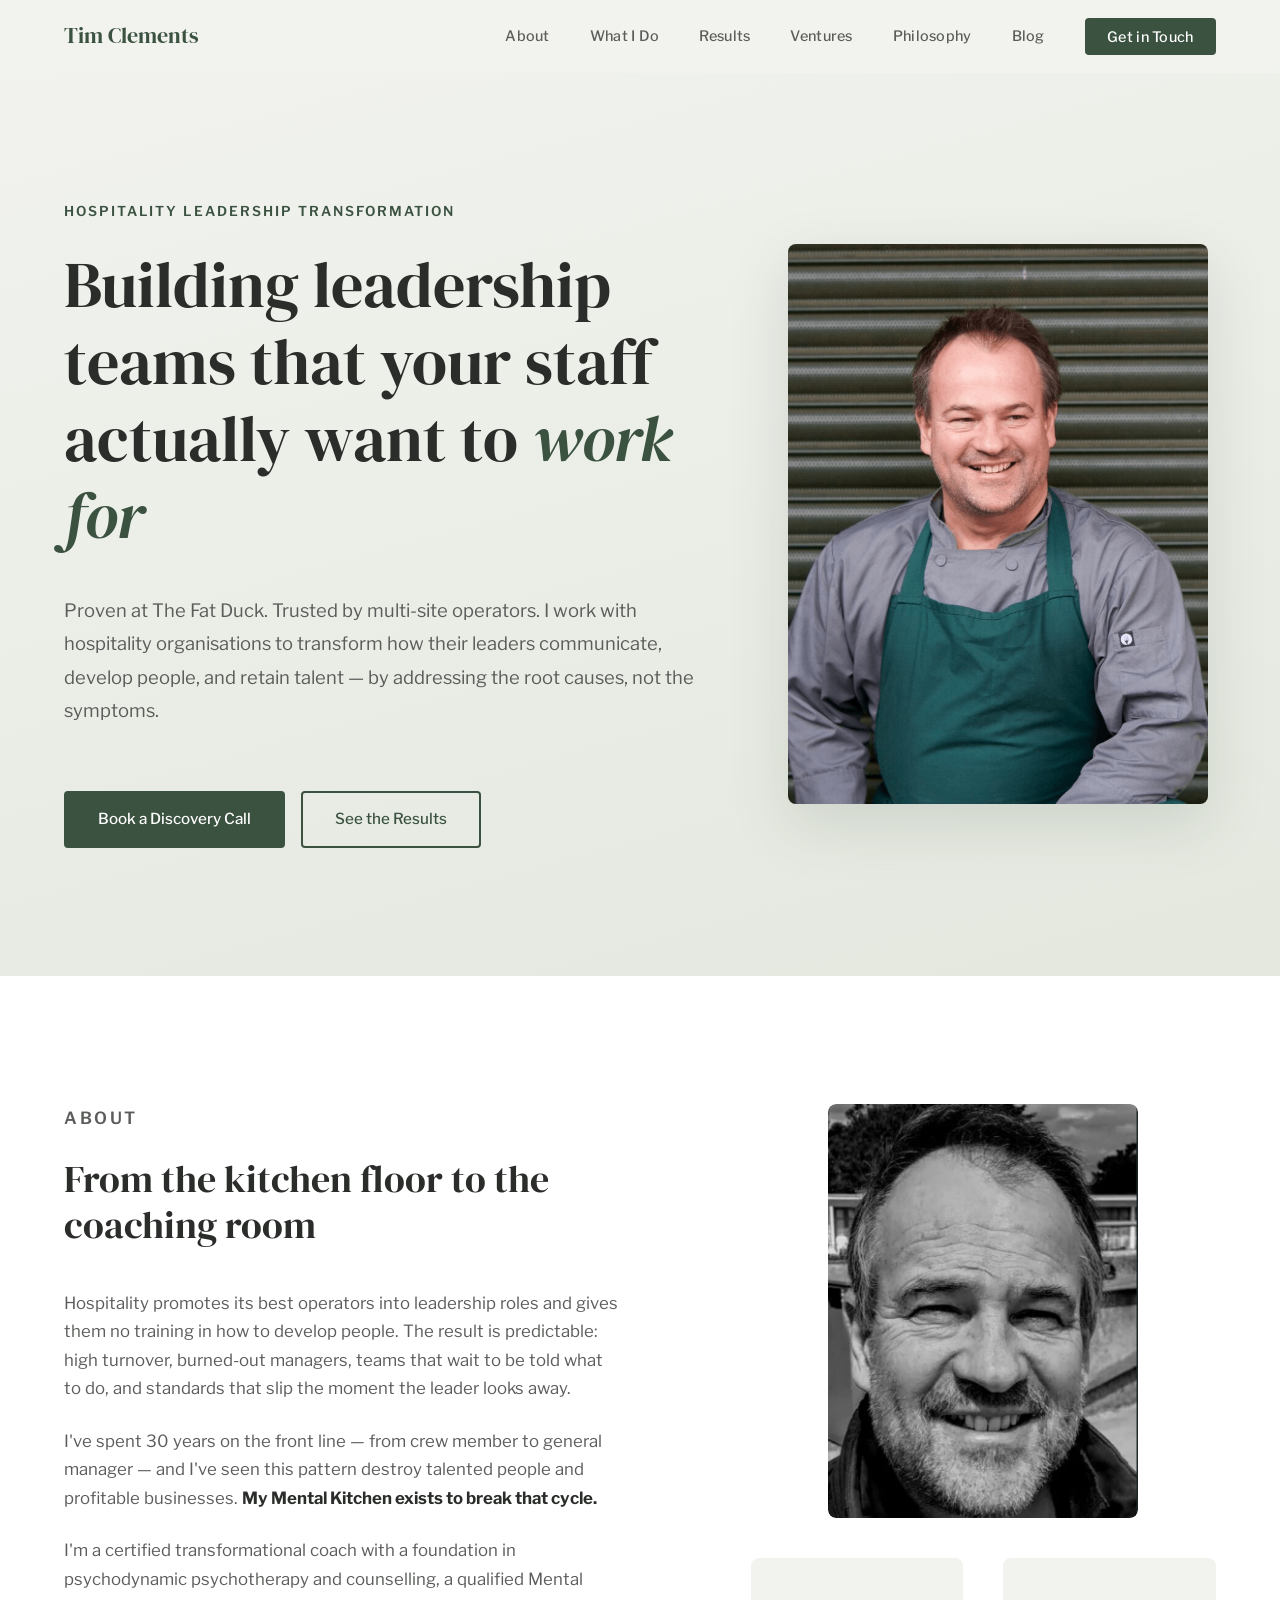
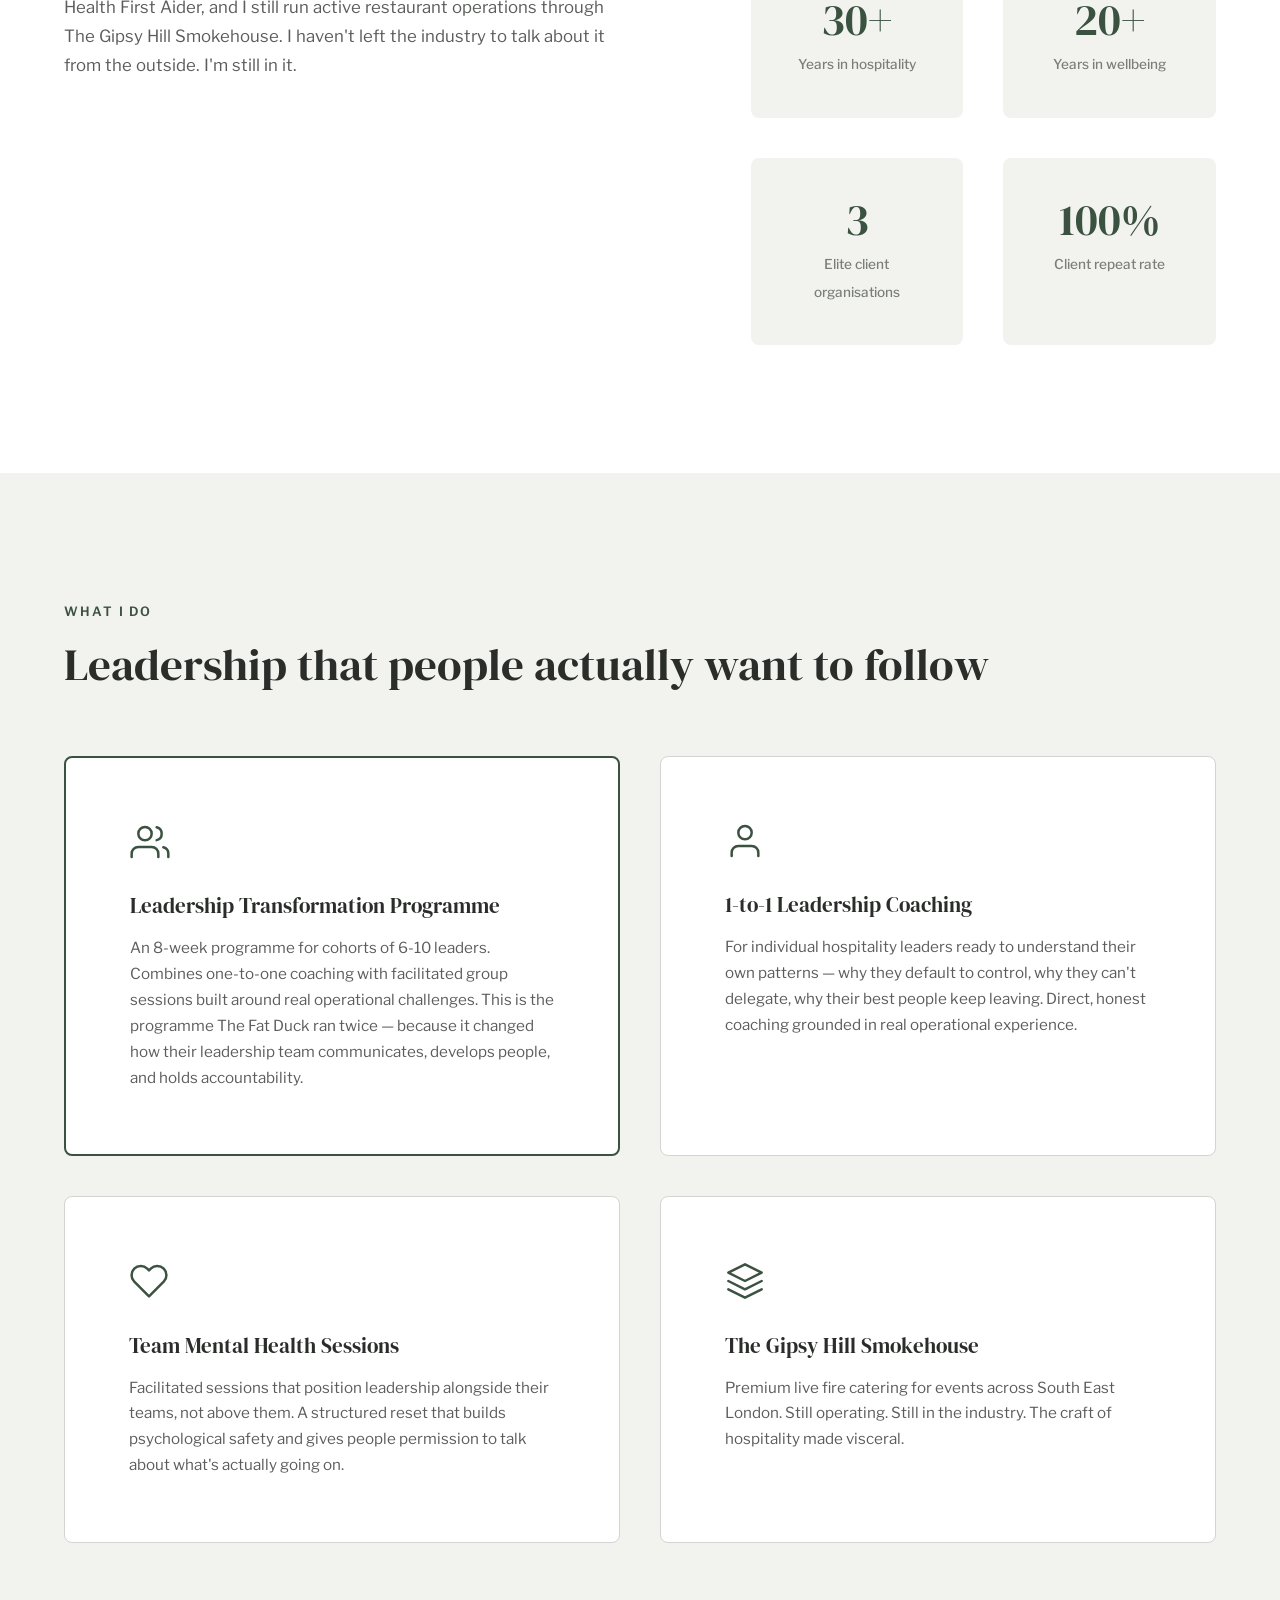
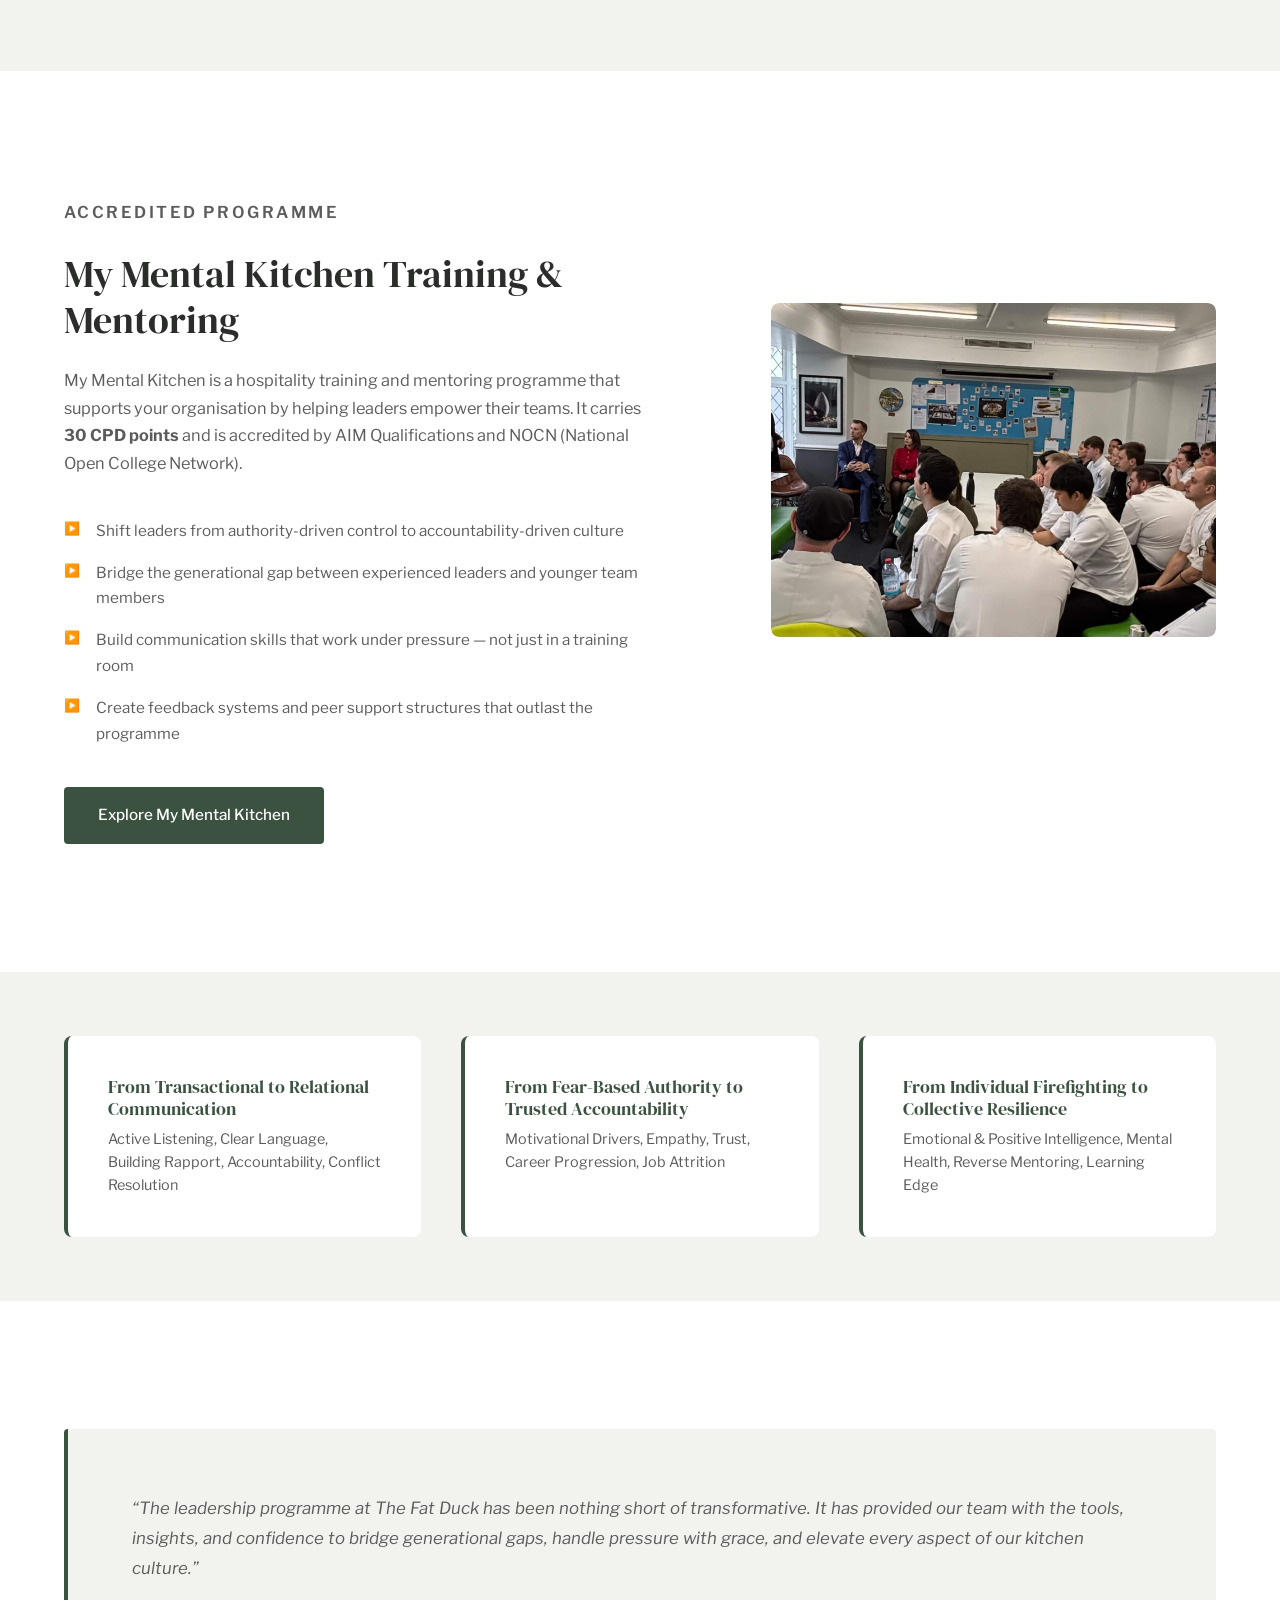
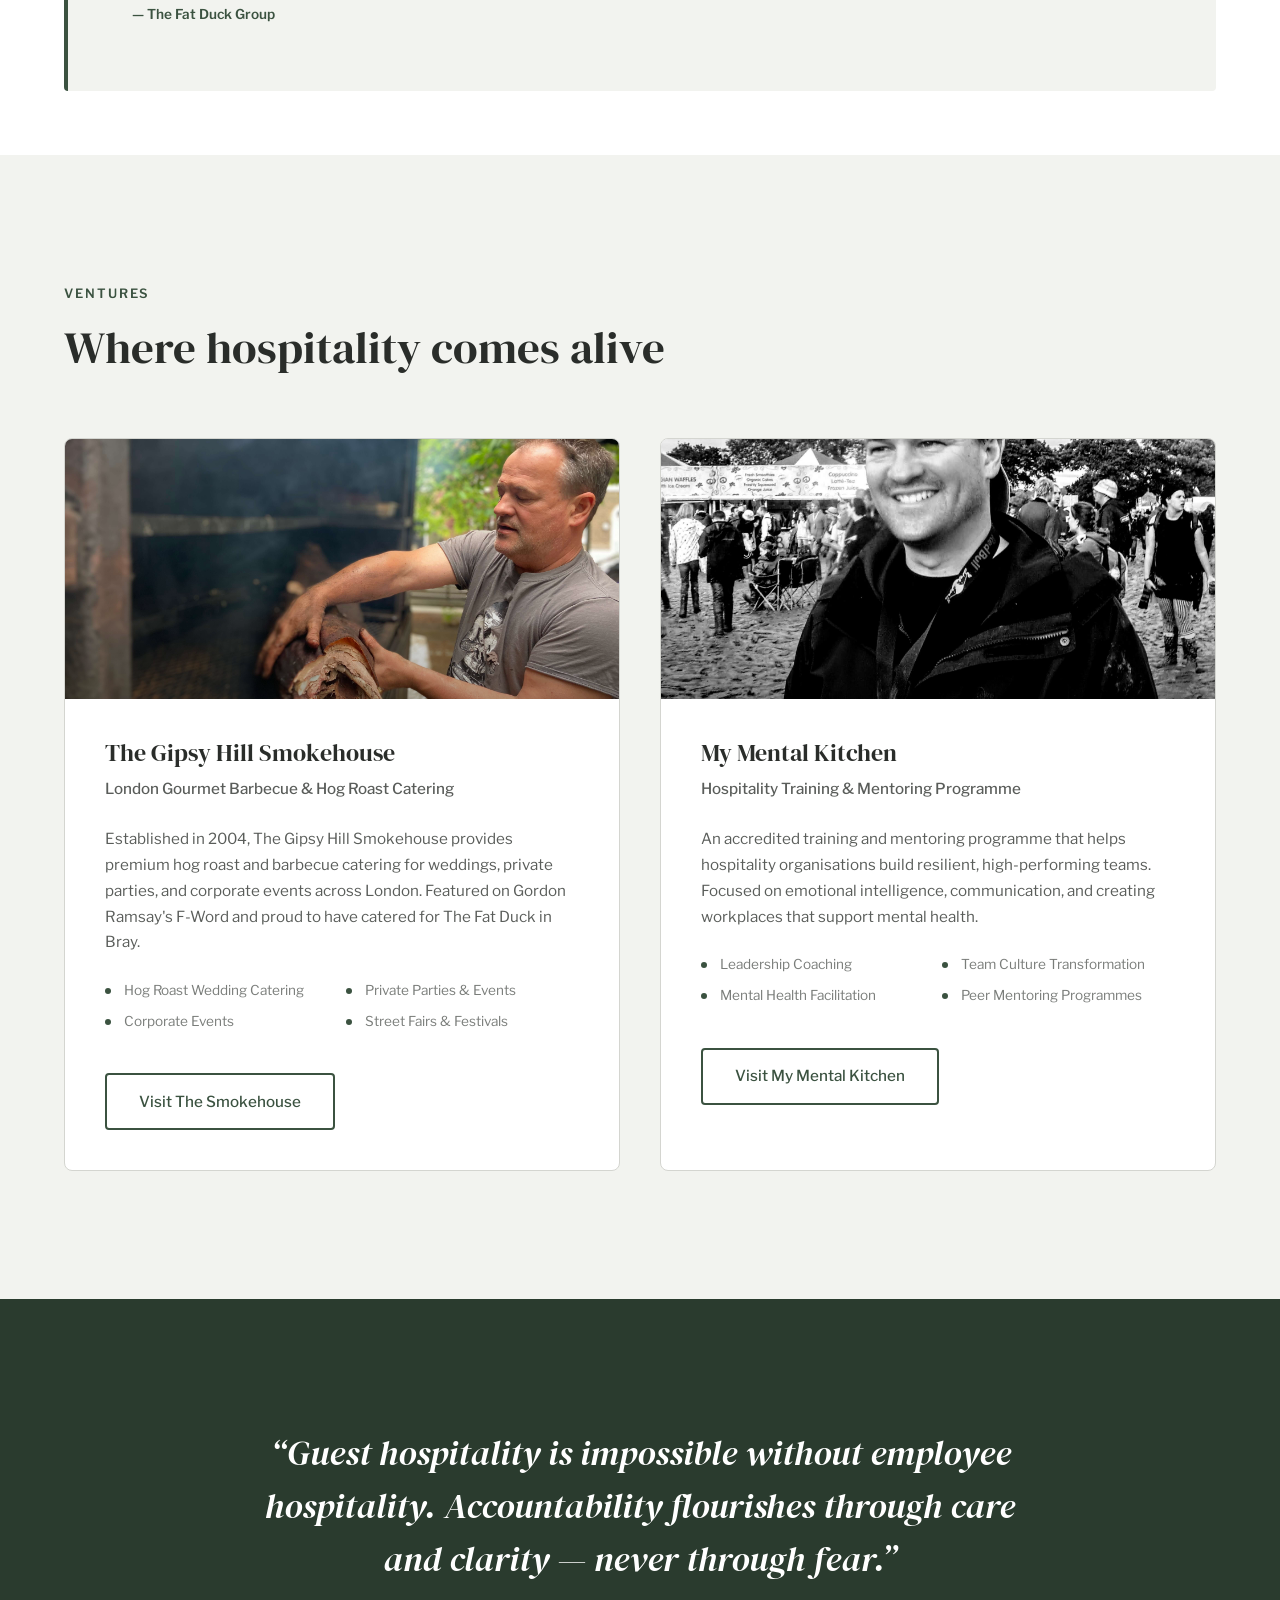
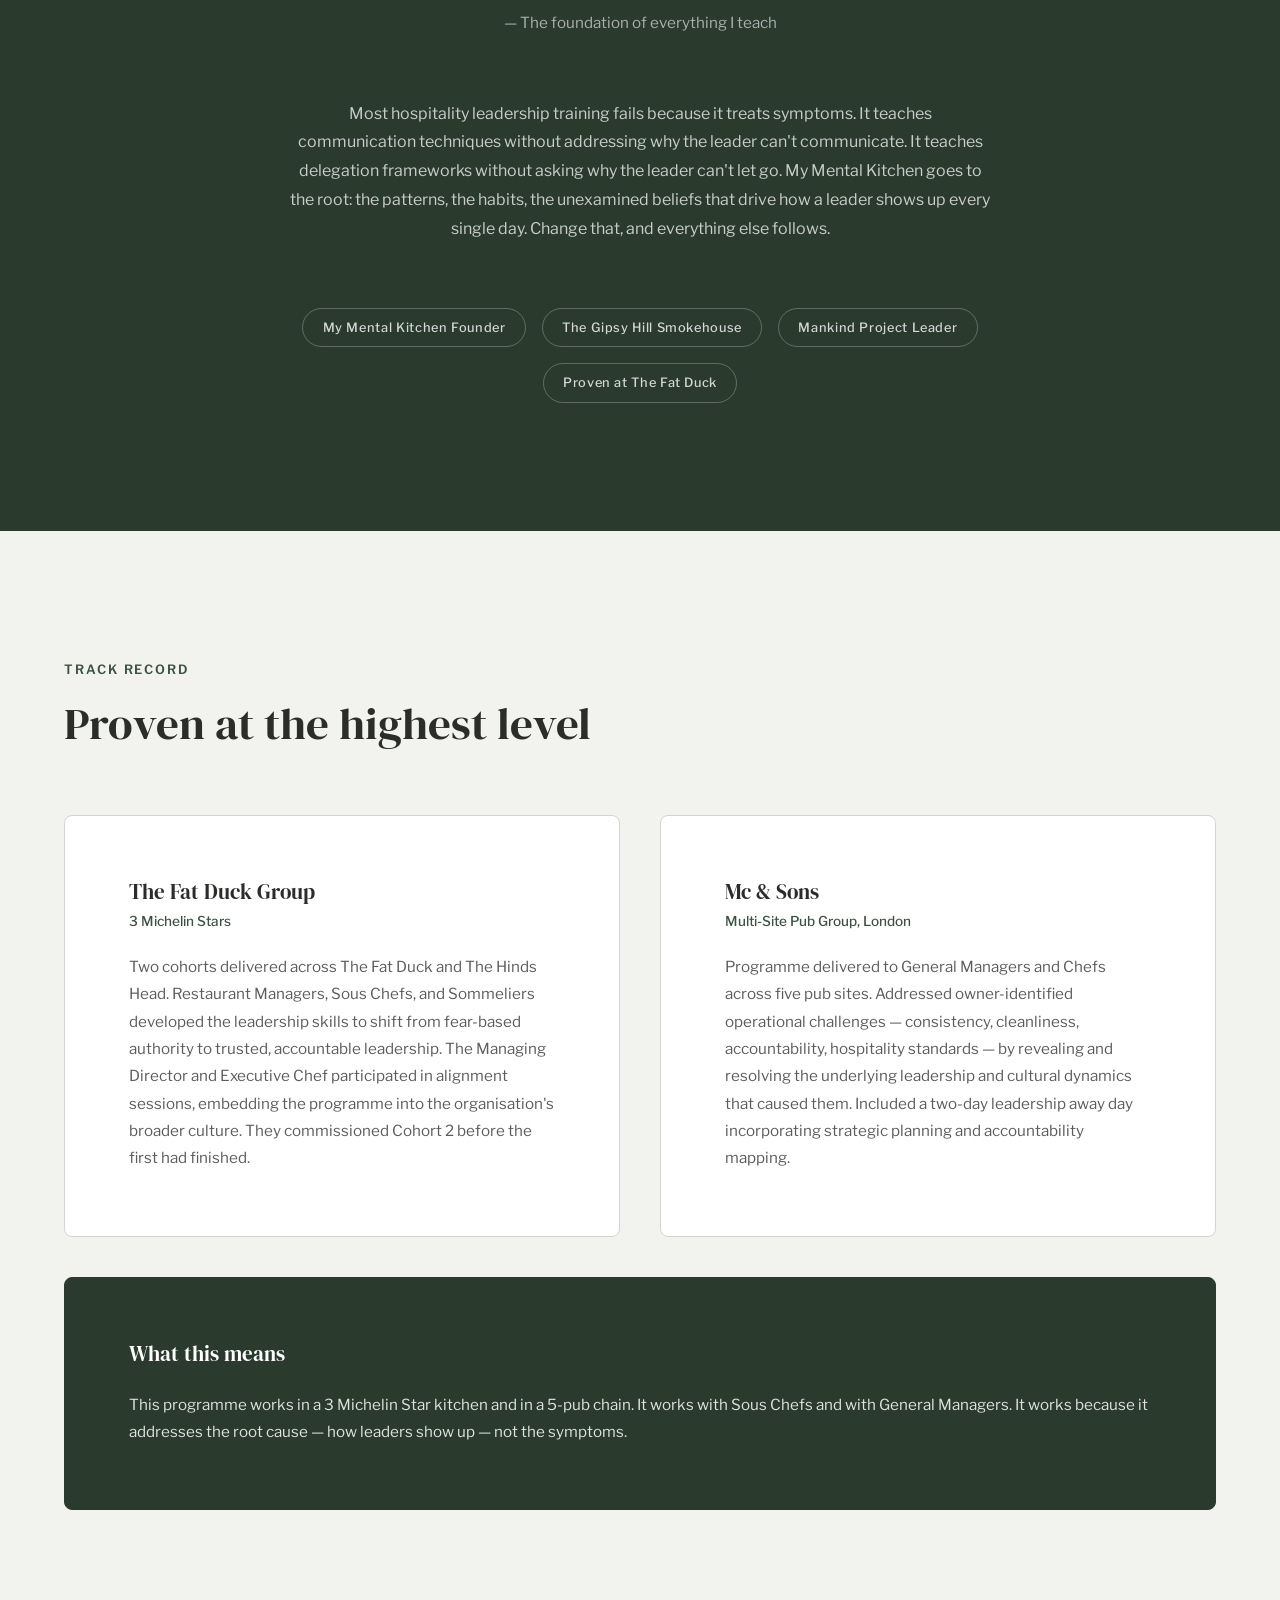
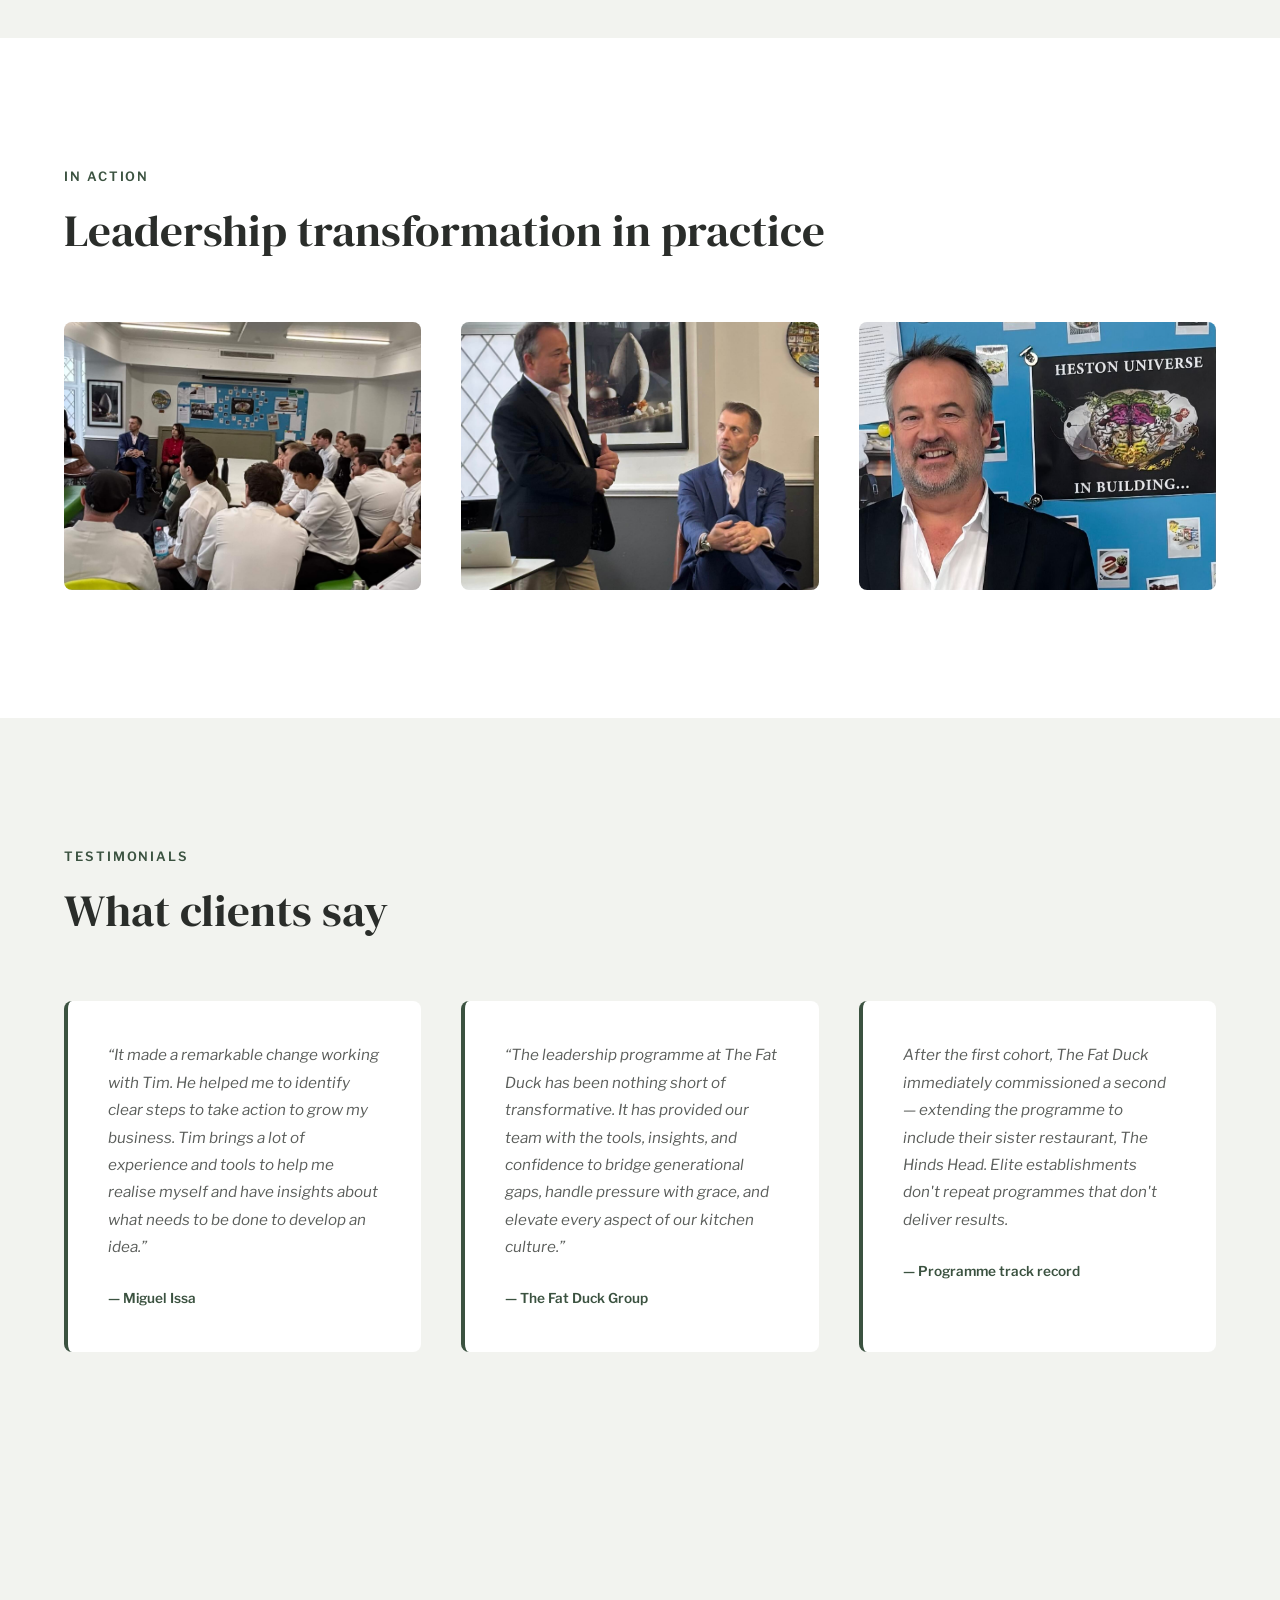
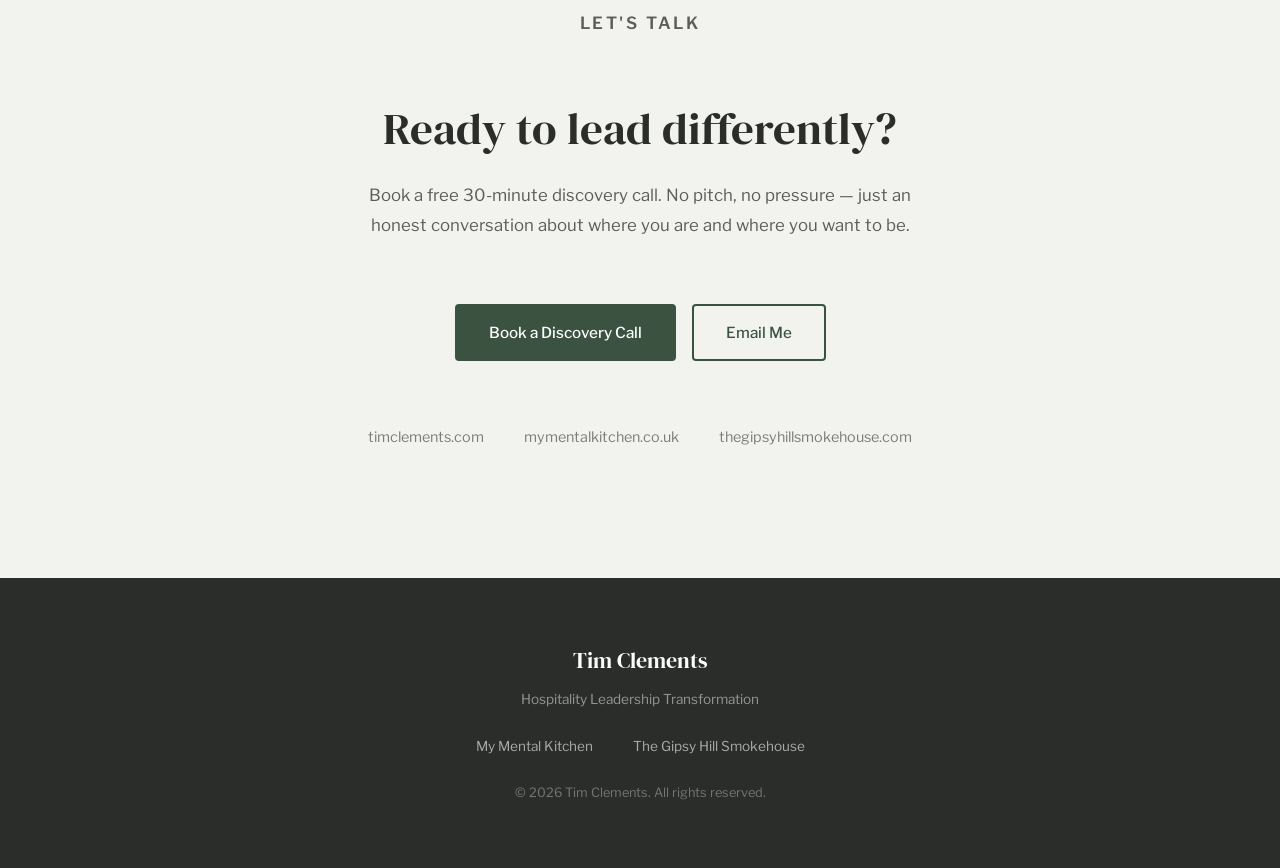
<file: index.html>
<!DOCTYPE html>
<html lang="en">
<head>
    <meta charset="UTF-8">
    <meta name="viewport" content="width=device-width, initial-scale=1.0">
    <title>Hospitality Leadership Coaching & Training | Tim Clements</title>
    <meta name="description" content="Hospitality leadership coaching proven at The Fat Duck. Tim Clements helps restaurants and hospitality teams retain talent, reduce turnover, and build accountable leadership. Book a free discovery call.">
    <link rel="canonical" href="https://www.timclements.com/">
    <meta property="og:title" content="Hospitality Leadership Coaching & Training | Tim Clements">
    <meta property="og:description" content="Hospitality leadership coaching proven at The Fat Duck. Tim Clements helps restaurants and hospitality teams retain talent, reduce turnover, and build accountable leadership.">
    <meta property="og:type" content="website">
    <meta property="og:url" content="https://www.timclements.com/">
    <meta property="og:image" content="https://www.timclements.com/images/tim-chef.jpeg">
    <meta property="og:image:width" content="1200">
    <meta property="og:image:height" content="630">
    <meta property="og:site_name" content="Tim Clements">
    <meta name="twitter:card" content="summary_large_image">
    <meta name="twitter:title" content="Hospitality Leadership Coaching & Training | Tim Clements">
    <meta name="twitter:description" content="Hospitality leadership coaching proven at The Fat Duck. Build leadership teams your staff actually want to work for.">
    <meta name="twitter:image" content="https://www.timclements.com/images/tim-chef.jpeg">
    <script type="application/ld+json">
    {
      "@context": "https://schema.org",
      "@graph": [
        {
          "@type": "Person",
          "name": "Tim Clements",
          "url": "https://www.timclements.com",
          "jobTitle": "Hospitality Leadership Coach",
          "description": "Certified transformational coach, founder of My Mental Kitchen, and owner of The Gipsy Hill Smokehouse. 30+ years in hospitality.",
          "sameAs": [
            "https://www.mymentalkitchen.co.uk",
            "https://www.thegipsyhillsmokehouse.com"
          ]
        },
        {
          "@type": "ProfessionalService",
          "name": "Tim Clements — Hospitality Leadership Coaching",
          "url": "https://www.timclements.com",
          "description": "Leadership coaching and training for hospitality organisations. Proven at The Fat Duck (3 Michelin Stars) and multi-site pub operations.",
          "founder": {
            "@type": "Person",
            "name": "Tim Clements"
          },
          "areaServed": "GB",
          "serviceType": ["Leadership Coaching", "Hospitality Training", "Team Mental Health"],
          "email": "tim@timclements.com"
        }
      ]
    }
    </script>
    <link rel="preconnect" href="https://fonts.googleapis.com">
    <link rel="preconnect" href="https://fonts.gstatic.com" crossorigin>
    <link href="https://fonts.googleapis.com/css2?family=DM+Serif+Display:ital@0;1&family=Libre+Franklin:wght@300;400;500;600;700&display=swap" rel="stylesheet">
    <link rel="stylesheet" href="styles.css">
</head>
<body>

    <!-- Navigation -->
    <nav class="nav" id="nav">
        <div class="nav-container">
            <a href="#" class="nav-logo">Tim Clements</a>
            <button class="nav-toggle" id="nav-toggle" aria-label="Toggle navigation">
                <span></span>
                <span></span>
                <span></span>
            </button>
            <ul class="nav-menu" id="nav-menu">
                <li><a href="#about" class="nav-link">About</a></li>
                <li><a href="#services" class="nav-link">What I Do</a></li>
                <li><a href="#results" class="nav-link">Results</a></li>
                <li><a href="#ventures" class="nav-link">Ventures</a></li>
                <li><a href="#philosophy" class="nav-link">Philosophy</a></li>
                <li><a href="blog.html" class="nav-link">Blog</a></li>
                <li><a href="#contact" class="nav-link nav-cta">Get in Touch</a></li>
            </ul>
        </div>
    </nav>

    <!-- Hero Section -->
    <section class="hero" id="hero">
        <div class="hero-split">
            <div class="hero-container">
                <p class="hero-label">Hospitality Leadership Transformation</p>
                <h1 class="hero-title">Building leadership teams that your staff actually want to <em>work for</em></h1>
                <p class="hero-subtitle">Proven at The Fat Duck. Trusted by multi-site operators. I work with hospitality organisations to transform how their leaders communicate, develop people, and retain talent &mdash; by addressing the root causes, not the symptoms.</p>
                <div class="hero-actions">
                    <a href="https://calendly.com/timclements/30min-1" class="btn btn-primary" target="_blank" rel="noopener">Book a Discovery Call</a>
                    <a href="#results" class="btn btn-secondary">See the Results</a>
                </div>
            </div>
            <div class="hero-image">
                <img src="images/tim-chef.jpeg" alt="Tim Clements — hospitality leadership consultant" loading="eager">
            </div>
        </div>
    </section>

    <!-- About Section -->
    <section class="section about" id="about">
        <div class="container">
            <div class="about-grid">
                <div class="about-content">
                    <p class="section-label">About</p>
                    <h2>From the kitchen floor to the coaching room</h2>
                    <p>Hospitality promotes its best operators into leadership roles and gives them no training in how to develop people. The result is predictable: high turnover, burned-out managers, teams that wait to be told what to do, and standards that slip the moment the leader looks away.</p>
                    <p>I've spent 30 years on the front line &mdash; from crew member to general manager &mdash; and I've seen this pattern destroy talented people and profitable businesses. <strong>My Mental Kitchen exists to break that cycle.</strong></p>
                    <p>I'm a certified transformational coach with a foundation in psychodynamic psychotherapy and counselling, a qualified Mental Health First Aider, and I still run active restaurant operations through The Gipsy Hill Smokehouse. I haven't left the industry to talk about it from the outside. I'm still in it.</p>
                </div>
                <div class="about-sidebar">
                    <div class="about-portrait">
                        <img src="images/tim-headshot-bw.jpeg" alt="Tim Clements" loading="lazy">
                    </div>
                    <div class="about-stats">
                    <div class="stat">
                        <span class="stat-number">30+</span>
                        <span class="stat-label">Years in hospitality</span>
                    </div>
                    <div class="stat">
                        <span class="stat-number">20+</span>
                        <span class="stat-label">Years in wellbeing</span>
                    </div>
                    <div class="stat">
                        <span class="stat-number">3</span>
                        <span class="stat-label">Elite client organisations</span>
                    </div>
                    <div class="stat">
                        <span class="stat-number">100%</span>
                        <span class="stat-label">Client repeat rate</span>
                    </div>
                    </div>
                </div>
            </div>
        </div>
    </section>

    <!-- Services Section -->
    <section class="section services" id="services">
        <div class="container">
            <p class="section-label">What I Do</p>
            <h2 class="section-title">Leadership that people actually want to follow</h2>
            <div class="services-grid">
                <div class="service-card service-card-primary">
                    <div class="service-icon">
                        <svg width="40" height="40" viewBox="0 0 24 24" fill="none" stroke="currentColor" stroke-width="1.5" stroke-linecap="round" stroke-linejoin="round">
                            <path d="M17 21v-2a4 4 0 0 0-4-4H5a4 4 0 0 0-4 4v2"/>
                            <circle cx="9" cy="7" r="4"/>
                            <path d="M23 21v-2a4 4 0 0 0-3-3.87"/>
                            <path d="M16 3.13a4 4 0 0 1 0 7.75"/>
                        </svg>
                    </div>
                    <h3>Leadership Transformation Programme</h3>
                    <p>An 8-week programme for cohorts of 6-10 leaders. Combines one-to-one coaching with facilitated group sessions built around real operational challenges. This is the programme The Fat Duck ran twice &mdash; because it changed how their leadership team communicates, develops people, and holds accountability.</p>
                </div>
                <div class="service-card">
                    <div class="service-icon">
                        <svg width="40" height="40" viewBox="0 0 24 24" fill="none" stroke="currentColor" stroke-width="1.5" stroke-linecap="round" stroke-linejoin="round">
                            <path d="M20 21v-2a4 4 0 0 0-4-4H8a4 4 0 0 0-4 4v2"/>
                            <circle cx="12" cy="7" r="4"/>
                        </svg>
                    </div>
                    <h3>1-to-1 Leadership Coaching</h3>
                    <p>For individual hospitality leaders ready to understand their own patterns &mdash; why they default to control, why they can't delegate, why their best people keep leaving. Direct, honest coaching grounded in real operational experience.</p>
                </div>
                <a href="https://team-mental-health.mymentalkitchen.com/my-mental-kitchen" class="service-card service-card-link" target="_blank" rel="noopener">
                    <div class="service-icon">
                        <svg width="40" height="40" viewBox="0 0 24 24" fill="none" stroke="currentColor" stroke-width="1.5" stroke-linecap="round" stroke-linejoin="round">
                            <path d="M20.84 4.61a5.5 5.5 0 0 0-7.78 0L12 5.67l-1.06-1.06a5.5 5.5 0 0 0-7.78 7.78l1.06 1.06L12 21.23l7.78-7.78 1.06-1.06a5.5 5.5 0 0 0 0-7.78z"/>
                        </svg>
                    </div>
                    <h3>Team Mental Health Sessions</h3>
                    <p>Facilitated sessions that position leadership alongside their teams, not above them. A structured reset that builds psychological safety and gives people permission to talk about what's actually going on.</p>
                </a>
                <a href="https://www.thegipsyhillsmokehouse.com" class="service-card service-card-link" target="_blank" rel="noopener">
                    <div class="service-icon">
                        <svg width="40" height="40" viewBox="0 0 24 24" fill="none" stroke="currentColor" stroke-width="1.5" stroke-linecap="round" stroke-linejoin="round">
                            <path d="M12 2L2 7l10 5 10-5-10-5z"/>
                            <path d="M2 17l10 5 10-5"/>
                            <path d="M2 12l10 5 10-5"/>
                        </svg>
                    </div>
                    <h3>The Gipsy Hill Smokehouse</h3>
                    <p>Premium live fire catering for events across South East London. Still operating. Still in the industry. The craft of hospitality made visceral.</p>
                </a>
            </div>
        </div>
    </section>

    <!-- MMK Programme Section -->
    <section class="section mmk" id="mmk">
        <div class="container">
            <div class="mmk-grid">
                <div class="mmk-content">
                    <p class="section-label">Accredited Programme</p>
                    <h2>My Mental Kitchen Training &amp; Mentoring</h2>
                    <p>My Mental Kitchen is a hospitality training and mentoring programme that supports your organisation by helping leaders empower their teams. It carries <strong>30 CPD points</strong> and is accredited by AIM Qualifications and NOCN (National Open College Network).</p>
                    <div class="mmk-benefits">
                        <div class="benefit">
                            <span class="benefit-icon">&#9654;&#65039;</span>
                            <p>Shift leaders from authority-driven control to accountability-driven culture</p>
                        </div>
                        <div class="benefit">
                            <span class="benefit-icon">&#9654;&#65039;</span>
                            <p>Bridge the generational gap between experienced leaders and younger team members</p>
                        </div>
                        <div class="benefit">
                            <span class="benefit-icon">&#9654;&#65039;</span>
                            <p>Build communication skills that work under pressure &mdash; not just in a training room</p>
                        </div>
                        <div class="benefit">
                            <span class="benefit-icon">&#9654;&#65039;</span>
                            <p>Create feedback systems and peer support structures that outlast the programme</p>
                        </div>
                    </div>
                    <a href="https://www.mymentalkitchen.co.uk" class="btn btn-primary" target="_blank" rel="noopener">Explore My Mental Kitchen</a>
                </div>
                <div class="mmk-sidebar">
                    <div class="mmk-image-feature">
                        <img src="images/IMG_6193.jpg" alt="Tim Clements delivering leadership coaching session at The Fat Duck" loading="lazy">
                    </div>
                </div>
            </div>
        </div>
    </section>

    <!-- Programme Pillars Section -->
    <section class="section pillars-section" id="pillars">
        <div class="container">
            <div class="pillars-grid">
                <div class="pillar">
                    <h4>From Transactional to Relational Communication</h4>
                    <p>Active Listening, Clear Language, Building Rapport, Accountability, Conflict Resolution</p>
                </div>
                <div class="pillar">
                    <h4>From Fear-Based Authority to Trusted Accountability</h4>
                    <p>Motivational Drivers, Empathy, Trust, Career Progression, Job Attrition</p>
                </div>
                <div class="pillar">
                    <h4>From Individual Firefighting to Collective Resilience</h4>
                    <p>Emotional &amp; Positive Intelligence, Mental Health, Reverse Mentoring, Learning Edge</p>
                </div>
            </div>
        </div>
    </section>

    <!-- Fat Duck Testimonial -->
    <section class="section mmk-testimonial-section">
        <div class="container">
            <blockquote class="mmk-quote mmk-quote-full">
                <p>&ldquo;The leadership programme at The Fat Duck has been nothing short of transformative. It has provided our team with the tools, insights, and confidence to bridge generational gaps, handle pressure with grace, and elevate every aspect of our kitchen culture.&rdquo;</p>
                <cite>&mdash; The Fat Duck Group</cite>
            </blockquote>
        </div>
    </section>

    <!-- Ventures Section -->
    <section class="section ventures" id="ventures">
        <div class="container">
            <p class="section-label">Ventures</p>
            <h2 class="section-title">Where hospitality comes alive</h2>
            <div class="ventures-grid">
                <div class="venture-card">
                    <div class="venture-image smokehouse-image">
                        <img src="images/tim-smokehouse.JPG" alt="Tim Clements at The Gipsy Hill Smokehouse" loading="lazy">
                        <div class="venture-overlay"></div>
                    </div>
                    <div class="venture-content">
                        <h3>The Gipsy Hill Smokehouse</h3>
                        <p class="venture-tagline">London Gourmet Barbecue &amp; Hog Roast Catering</p>
                        <p>Established in 2004, The Gipsy Hill Smokehouse provides premium hog roast and barbecue catering for weddings, private parties, and corporate events across London. Featured on Gordon Ramsay's F-Word and proud to have catered for The Fat Duck in Bray.</p>
                        <ul class="venture-services">
                            <li>Hog Roast Wedding Catering</li>
                            <li>Private Parties &amp; Events</li>
                            <li>Corporate Events</li>
                            <li>Street Fairs &amp; Festivals</li>
                        </ul>
                        <a href="https://www.thegipsyhillsmokehouse.com" class="btn btn-outline" target="_blank" rel="noopener">Visit The Smokehouse</a>
                    </div>
                </div>
                <div class="venture-card">
                    <div class="venture-image mmk-image">
                        <img src="images/tim-festival-bw.jpeg" alt="Tim Clements — My Mental Kitchen" loading="lazy">
                        <div class="venture-overlay"></div>
                    </div>
                    <div class="venture-content">
                        <h3>My Mental Kitchen</h3>
                        <p class="venture-tagline">Hospitality Training &amp; Mentoring Programme</p>
                        <p>An accredited training and mentoring programme that helps hospitality organisations build resilient, high-performing teams. Focused on emotional intelligence, communication, and creating workplaces that support mental health.</p>
                        <ul class="venture-services">
                            <li>Leadership Coaching</li>
                            <li>Team Culture Transformation</li>
                            <li>Mental Health Facilitation</li>
                            <li>Peer Mentoring Programmes</li>
                        </ul>
                        <a href="https://www.mymentalkitchen.co.uk" class="btn btn-outline" target="_blank" rel="noopener">Visit My Mental Kitchen</a>
                    </div>
                </div>
            </div>
        </div>
    </section>

    <!-- Philosophy Section -->
    <section class="section philosophy" id="philosophy">
        <div class="container">
            <div class="philosophy-content">
                <blockquote>
                    <p>&ldquo;Guest hospitality is impossible without employee hospitality. Accountability flourishes through care and clarity &mdash; never through fear.&rdquo;</p>
                </blockquote>
                <p class="philosophy-attribution">&mdash; The foundation of everything I teach</p>
                <p class="philosophy-expanded">Most hospitality leadership training fails because it treats symptoms. It teaches communication techniques without addressing why the leader can't communicate. It teaches delegation frameworks without asking why the leader can't let go. My Mental Kitchen goes to the root: the patterns, the habits, the unexamined beliefs that drive how a leader shows up every single day. Change that, and everything else follows.</p>
                <div class="philosophy-credentials">
                    <span class="credential">My Mental Kitchen Founder</span>
                    <span class="credential">The Gipsy Hill Smokehouse</span>
                    <span class="credential">Mankind Project Leader</span>
                    <span class="credential">Proven at The Fat Duck</span>
                </div>
            </div>
        </div>
    </section>

    <!-- Proven Track Record Section -->
    <section class="section results" id="results">
        <div class="container">
            <p class="section-label">Track Record</p>
            <h2 class="section-title">Proven at the highest level</h2>
            <div class="results-grid">
                <div class="result-block">
                    <h3>The Fat Duck Group <span class="result-detail">3 Michelin Stars</span></h3>
                    <p>Two cohorts delivered across The Fat Duck and The Hinds Head. Restaurant Managers, Sous Chefs, and Sommeliers developed the leadership skills to shift from fear-based authority to trusted, accountable leadership. The Managing Director and Executive Chef participated in alignment sessions, embedding the programme into the organisation's broader culture. They commissioned Cohort 2 before the first had finished.</p>
                </div>
                <div class="result-block">
                    <h3>Mc &amp; Sons <span class="result-detail">Multi-Site Pub Group, London</span></h3>
                    <p>Programme delivered to General Managers and Chefs across five pub sites. Addressed owner-identified operational challenges &mdash; consistency, cleanliness, accountability, hospitality standards &mdash; by revealing and resolving the underlying leadership and cultural dynamics that caused them. Included a two-day leadership away day incorporating strategic planning and accountability mapping.</p>
                </div>
                <div class="result-block result-block-highlight">
                    <h3>What this means</h3>
                    <p>This programme works in a 3 Michelin Star kitchen and in a 5-pub chain. It works with Sous Chefs and with General Managers. It works because it addresses the root cause &mdash; how leaders show up &mdash; not the symptoms.</p>
                </div>
            </div>
        </div>
    </section>

    <!-- Programme Gallery -->
    <section class="section programme-gallery" id="gallery">
        <div class="container">
            <p class="section-label">In Action</p>
            <h2 class="section-title">Leadership transformation in practice</h2>
            <div class="gallery-grid">
                <div class="gallery-item">
                    <img src="images/IMG_6193.jpg" alt="Tim Clements facilitating a leadership coaching session with chefs" loading="lazy">
                </div>
                <div class="gallery-item">
                    <img src="images/IMG_6195.jpg" alt="Tim Clements presenting at a leadership event" loading="lazy">
                </div>
                <div class="gallery-item">
                    <img src="images/IMG_6186.jpg" alt="Tim Clements at The Fat Duck with Heston Blumenthal" loading="lazy">
                </div>
            </div>
        </div>
    </section>

    <!-- Testimonials Section -->
    <section class="section testimonials" id="testimonials">
        <div class="container">
            <p class="section-label">Testimonials</p>
            <h2 class="section-title">What clients say</h2>
            <div class="testimonials-grid">
                <div class="testimonial-card">
                    <p>&ldquo;It made a remarkable change working with Tim. He helped me to identify clear steps to take action to grow my business. Tim brings a lot of experience and tools to help me realise myself and have insights about what needs to be done to develop an idea.&rdquo;</p>
                    <cite>&mdash; Miguel Issa</cite>
                </div>
                <div class="testimonial-card">
                    <p>&ldquo;The leadership programme at The Fat Duck has been nothing short of transformative. It has provided our team with the tools, insights, and confidence to bridge generational gaps, handle pressure with grace, and elevate every aspect of our kitchen culture.&rdquo;</p>
                    <cite>&mdash; The Fat Duck Group</cite>
                </div>
                <div class="testimonial-card testimonial-proof">
                    <p>After the first cohort, The Fat Duck immediately commissioned a second &mdash; extending the programme to include their sister restaurant, The Hinds Head. Elite establishments don't repeat programmes that don't deliver results.</p>
                    <cite>&mdash; Programme track record</cite>
                </div>
            </div>
        </div>
    </section>

    <!-- Contact Section -->
    <section class="section contact" id="contact">
        <div class="container">
            <div class="contact-content">
                <p class="section-label">Let's Talk</p>
                <h2>Ready to lead differently?</h2>
                <p>Book a free 30-minute discovery call. No pitch, no pressure &mdash; just an honest conversation about where you are and where you want to be.</p>
                <div class="contact-actions">
                    <a href="https://calendly.com/timclements/30min-1" class="btn btn-primary" target="_blank" rel="noopener">Book a Discovery Call</a>
                    <a href="mailto:tim@timclements.com" class="btn btn-secondary">Email Me</a>
                </div>
                <div class="contact-links">
                    <a href="https://www.timclements.com" target="_blank" rel="noopener">timclements.com</a>
                    <a href="https://www.mymentalkitchen.co.uk" target="_blank" rel="noopener">mymentalkitchen.co.uk</a>
                    <a href="https://www.thegipsyhillsmokehouse.com" target="_blank" rel="noopener">thegipsyhillsmokehouse.com</a>
                </div>
            </div>
        </div>
    </section>

    <!-- Footer -->
    <footer class="footer">
        <div class="container">
            <div class="footer-content">
                <p class="footer-logo">Tim Clements</p>
                <p class="footer-tagline">Hospitality Leadership Transformation</p>
                <div class="footer-links">
                    <a href="https://www.mymentalkitchen.co.uk" target="_blank" rel="noopener">My Mental Kitchen</a>
                    <a href="https://www.thegipsyhillsmokehouse.com" target="_blank" rel="noopener">The Gipsy Hill Smokehouse</a>
                </div>
                <p class="footer-copy">&copy; 2026 Tim Clements. All rights reserved.</p>
            </div>
        </div>
    </footer>

    <script src="script.js"></script>
</body>
</html>
</file>
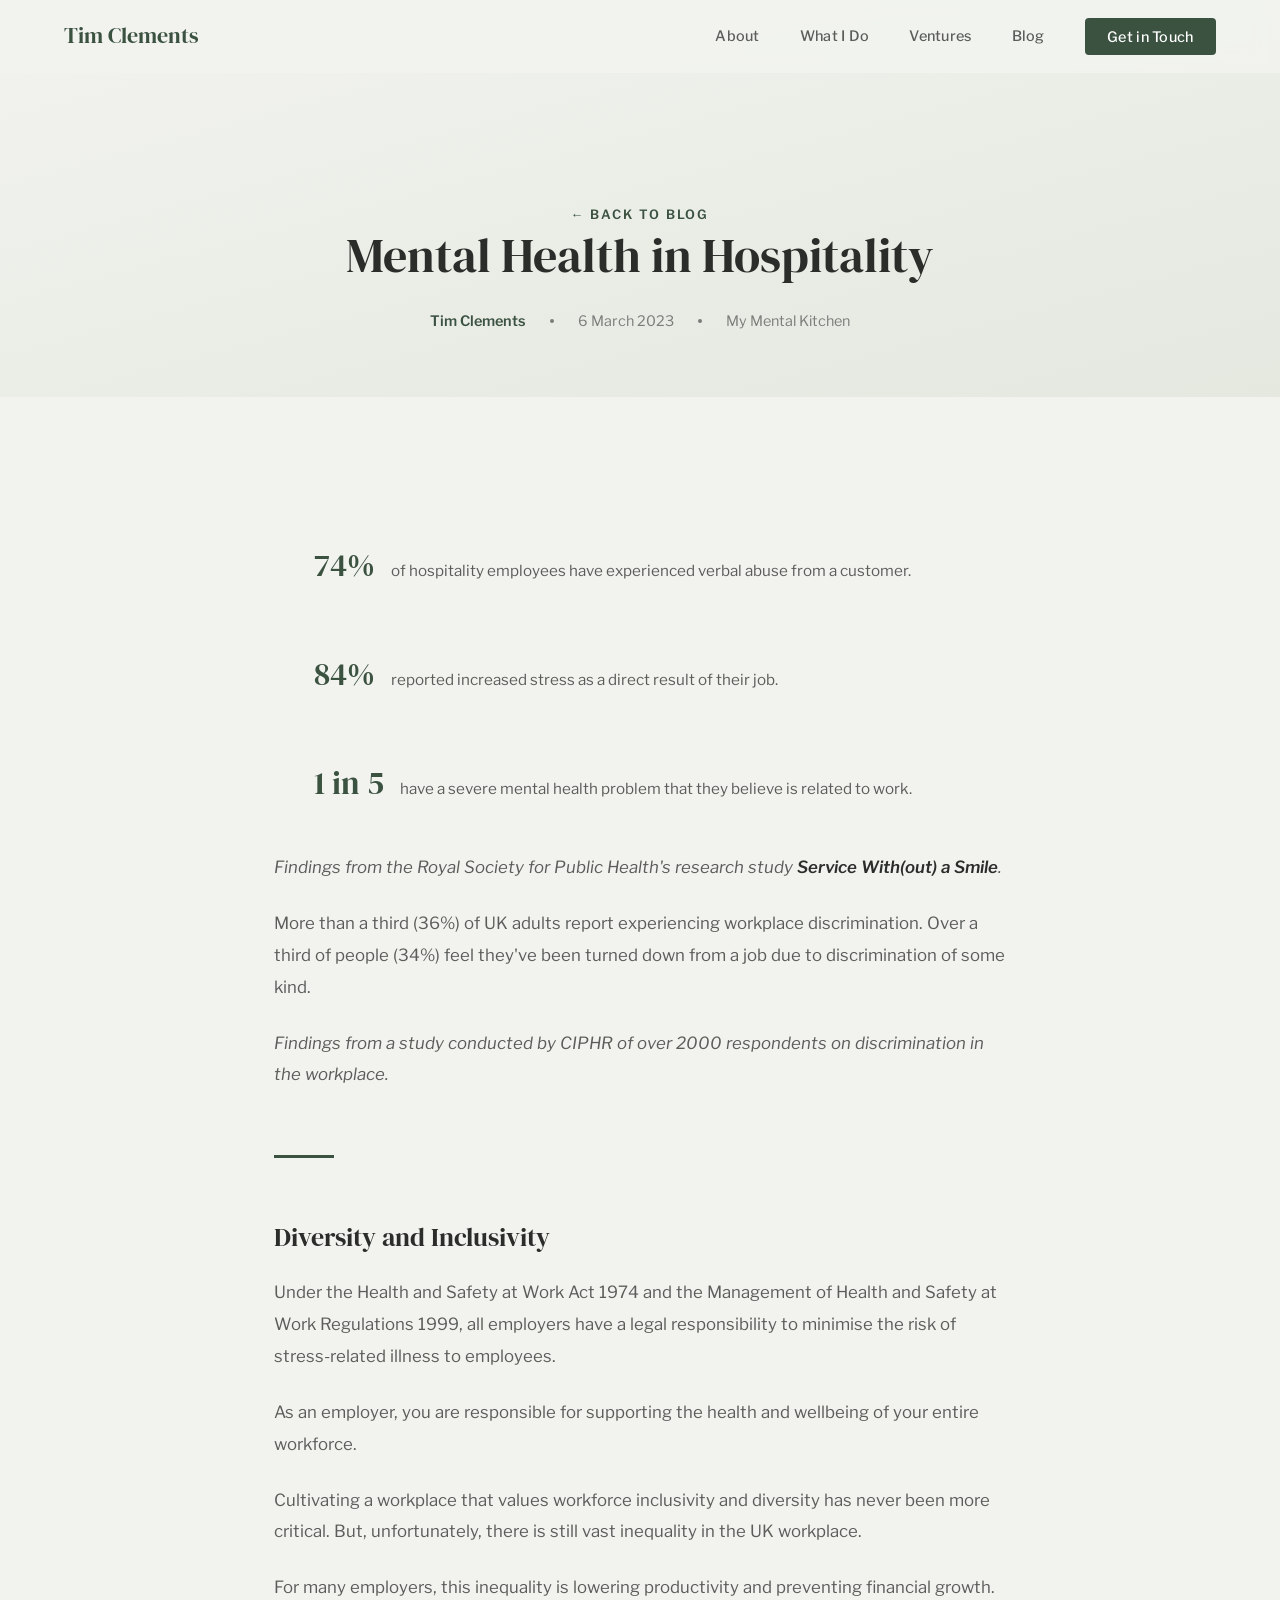
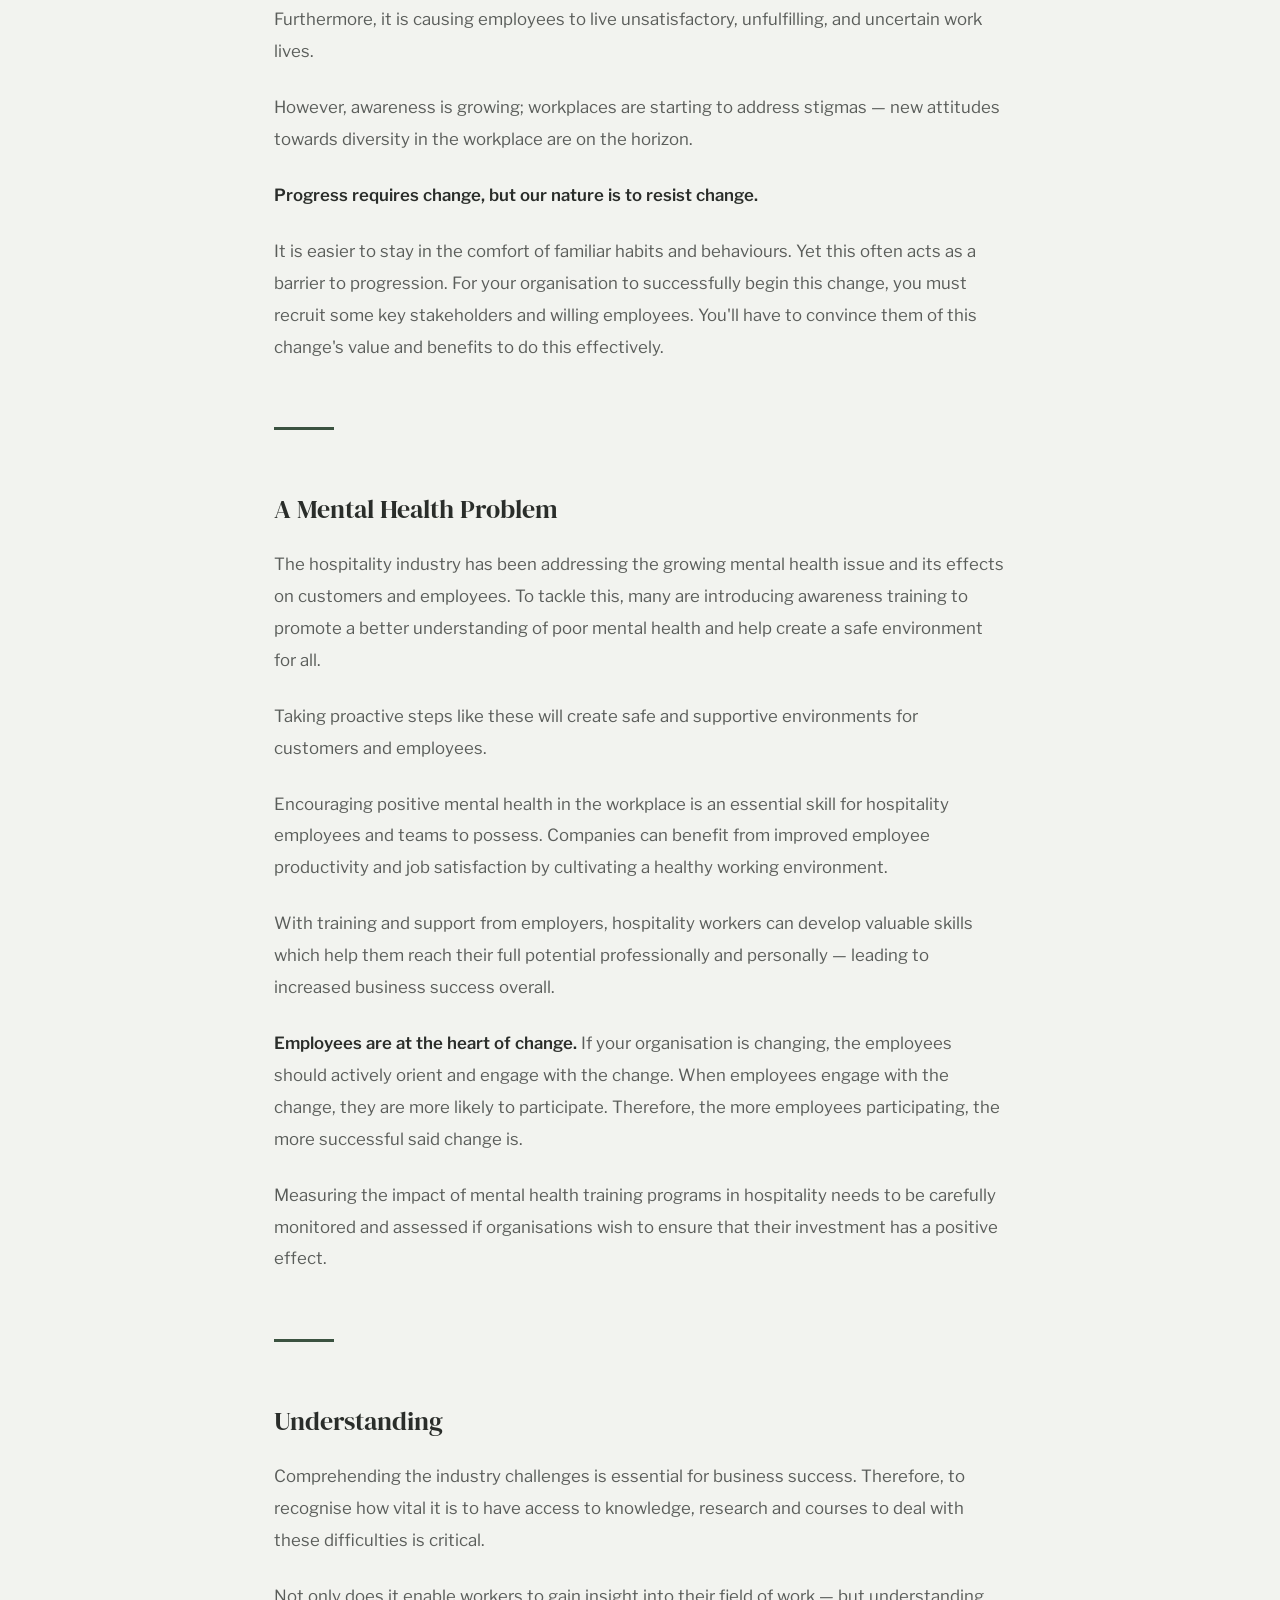
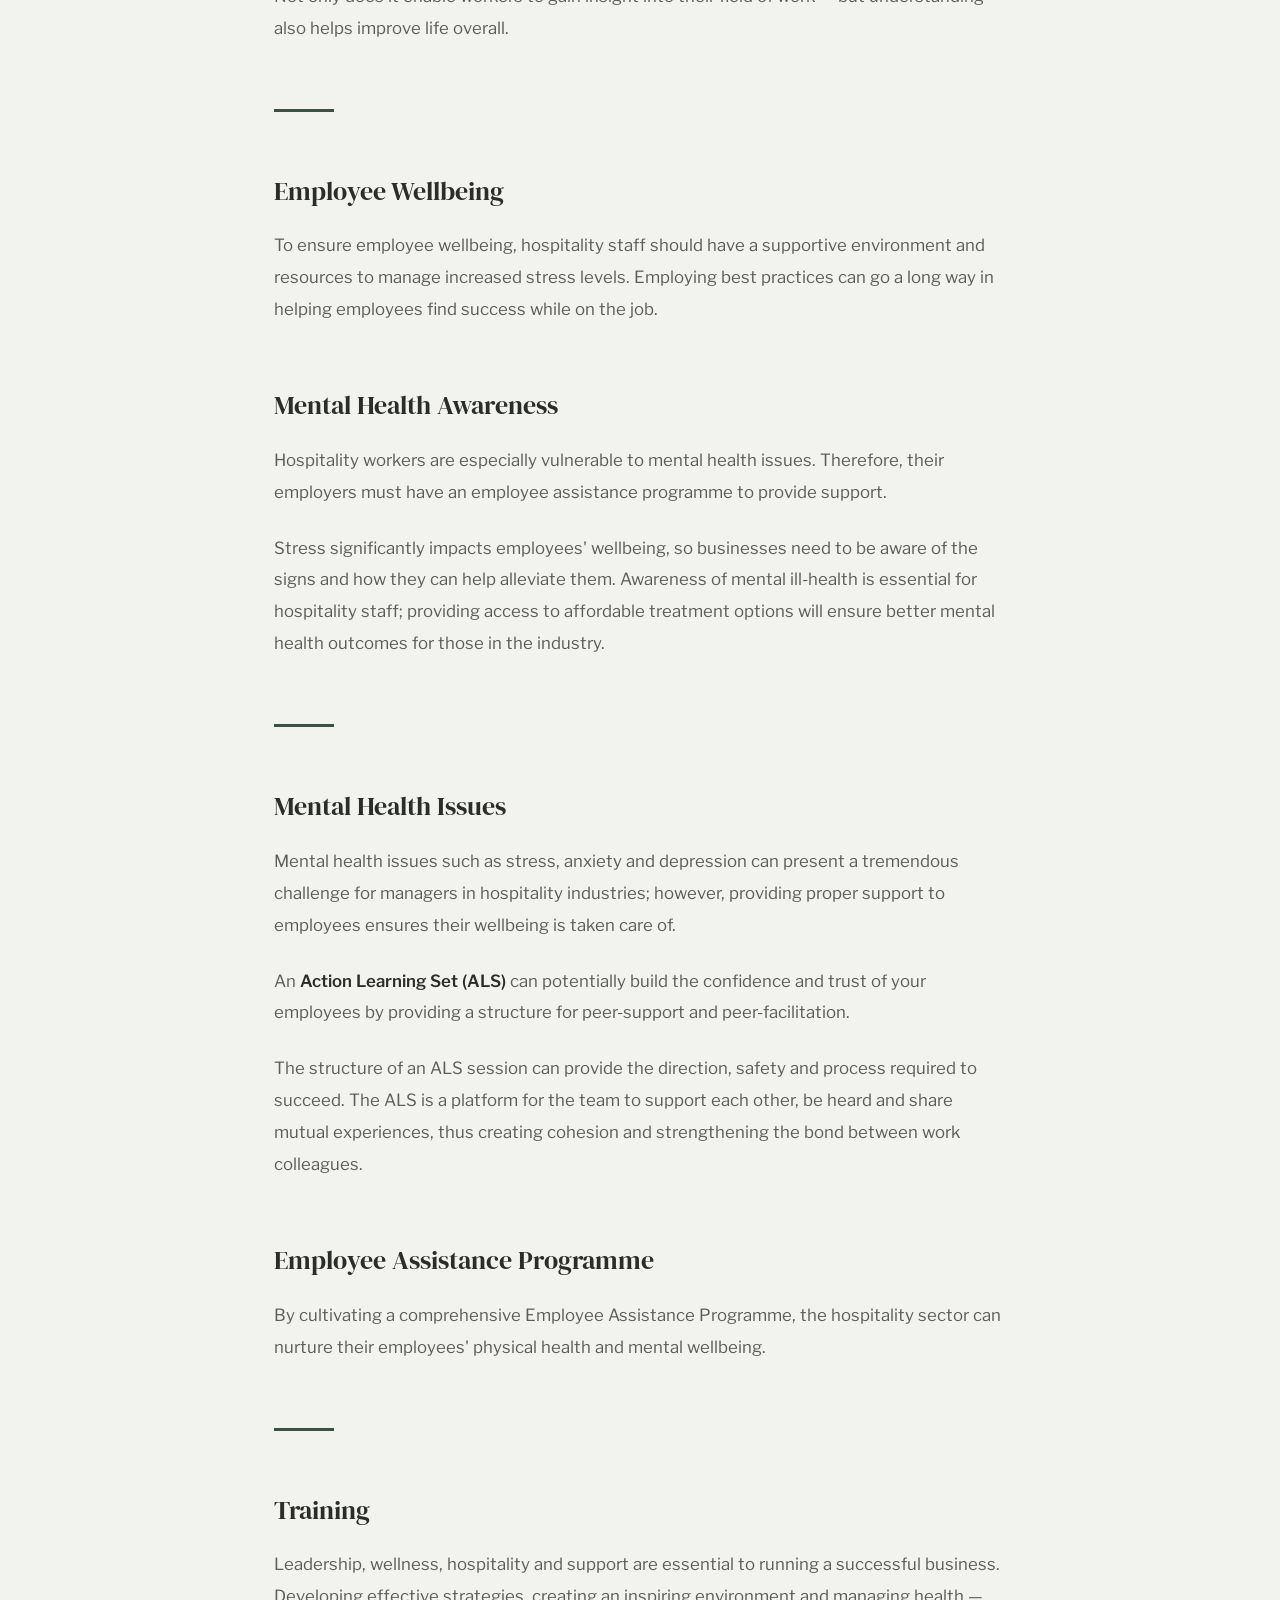
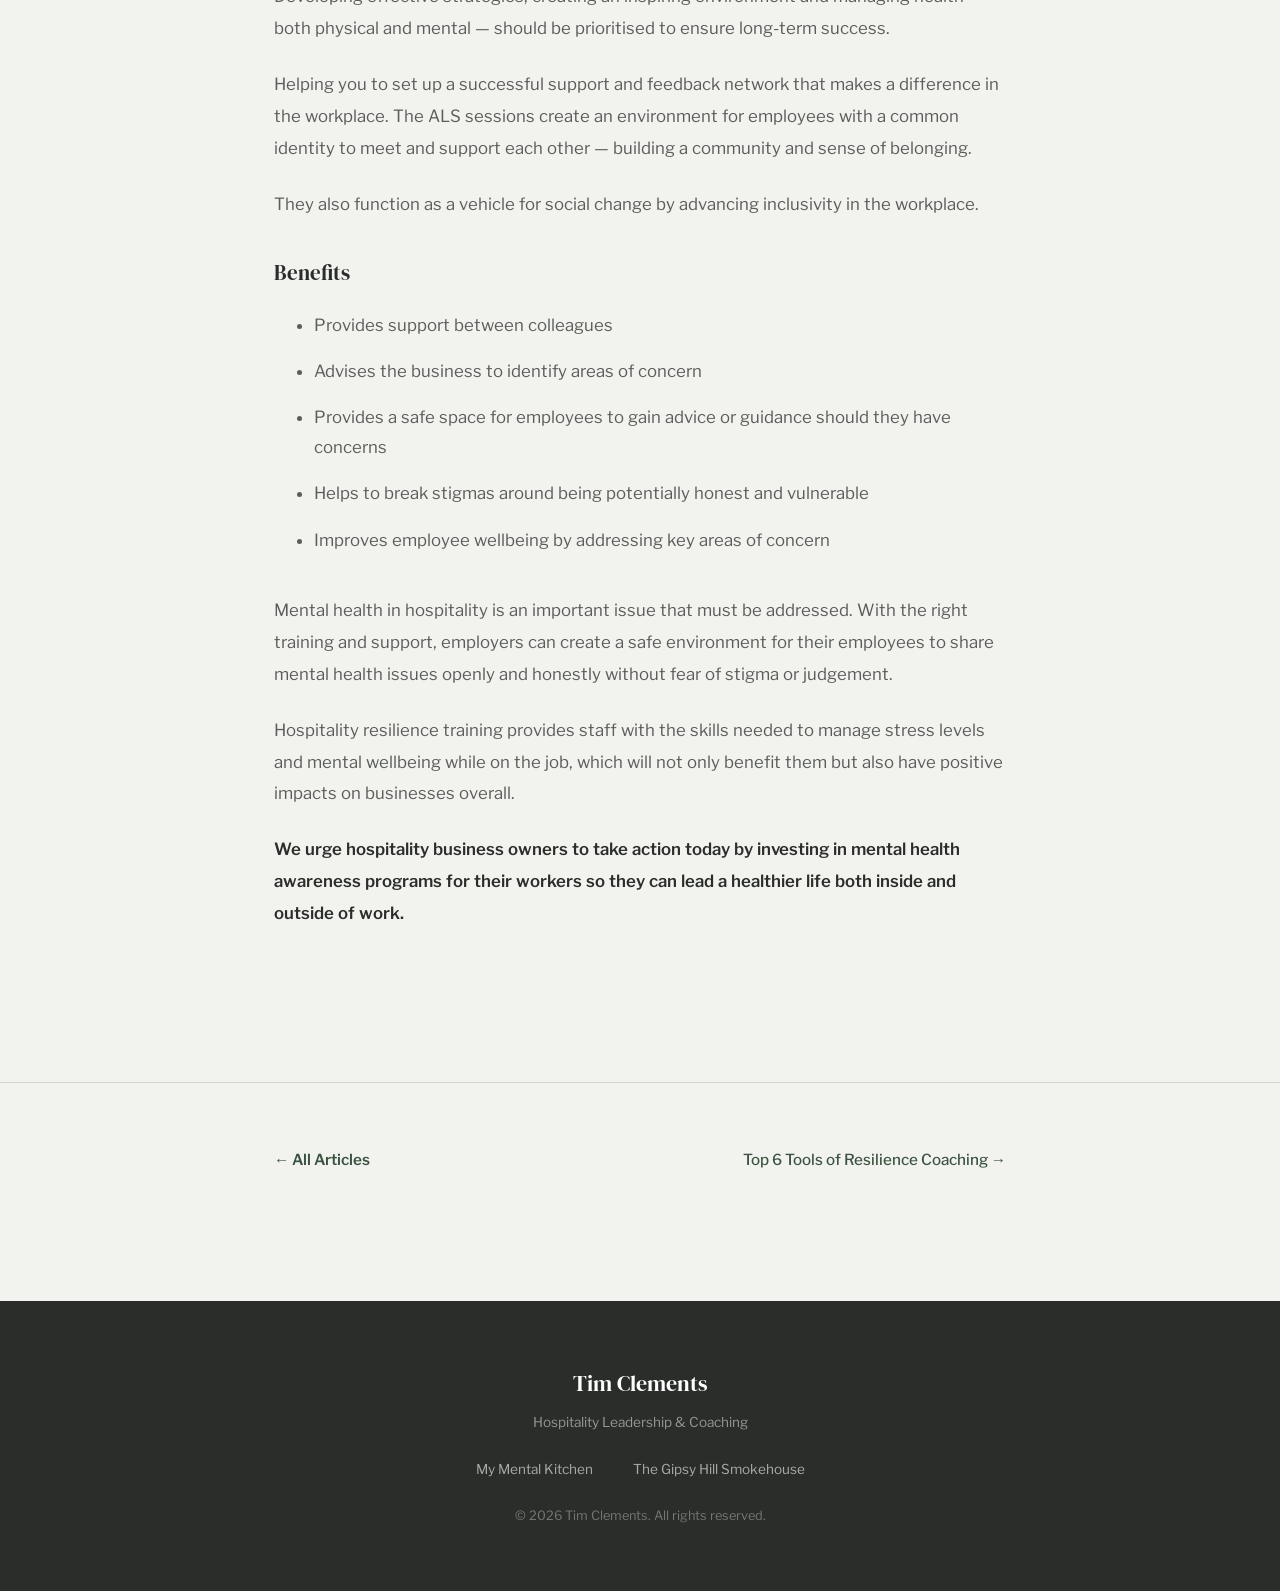
<file: blog-mental-health-in-hospitality.html>
<!DOCTYPE html>
<html lang="en">
<head>
    <meta charset="UTF-8">
    <meta name="viewport" content="width=device-width, initial-scale=1.0">
    <title>Mental Health in Hospitality: Why It Matters | Tim Clements</title>
    <meta name="description" content="74% of hospitality employees have experienced verbal abuse. 84% report increased stress. How hospitality leaders can support mental health and reduce staff turnover.">
    <link rel="canonical" href="https://www.timclements.com/blog-mental-health-in-hospitality.html">
    <meta property="og:title" content="Mental Health in Hospitality: Why It Matters | Tim Clements">
    <meta property="og:description" content="74% of hospitality employees have experienced verbal abuse. How hospitality leaders can support mental health and reduce staff turnover.">
    <meta property="og:type" content="article">
    <meta property="og:url" content="https://www.timclements.com/blog-mental-health-in-hospitality.html">
    <meta property="og:image" content="https://www.timclements.com/images/tim-chef.jpeg">
    <meta property="og:site_name" content="Tim Clements">
    <meta property="article:author" content="Tim Clements">
    <meta property="article:published_time" content="2023-03-06">
    <meta name="twitter:card" content="summary_large_image">
    <meta name="twitter:title" content="Mental Health in Hospitality: Why It Matters | Tim Clements">
    <meta name="twitter:description" content="74% of hospitality employees have experienced verbal abuse. How hospitality leaders can support mental health and reduce staff turnover.">
    <meta name="twitter:image" content="https://www.timclements.com/images/tim-chef.jpeg">
    <script type="application/ld+json">
    {
      "@context": "https://schema.org",
      "@type": "Article",
      "headline": "Mental Health in Hospitality: Why It Matters",
      "author": {
        "@type": "Person",
        "name": "Tim Clements",
        "url": "https://www.timclements.com"
      },
      "datePublished": "2023-03-06",
      "publisher": {
        "@type": "Person",
        "name": "Tim Clements"
      },
      "description": "74% of hospitality employees have experienced verbal abuse. How hospitality leaders can support mental health and reduce staff turnover.",
      "mainEntityOfPage": "https://www.timclements.com/blog-mental-health-in-hospitality.html"
    }
    </script>
    <link rel="preconnect" href="https://fonts.googleapis.com">
    <link rel="preconnect" href="https://fonts.gstatic.com" crossorigin>
    <link href="https://fonts.googleapis.com/css2?family=DM+Serif+Display:ital@0;1&family=Libre+Franklin:wght@300;400;500;600;700&display=swap" rel="stylesheet">
    <link rel="stylesheet" href="styles.css">
    <link rel="stylesheet" href="blog.css">
</head>
<body>

    <!-- Navigation -->
    <nav class="nav" id="nav">
        <div class="nav-container">
            <a href="index.html" class="nav-logo">Tim Clements</a>
            <button class="nav-toggle" id="nav-toggle" aria-label="Toggle navigation">
                <span></span>
                <span></span>
                <span></span>
            </button>
            <ul class="nav-menu" id="nav-menu">
                <li><a href="index.html#about" class="nav-link">About</a></li>
                <li><a href="index.html#services" class="nav-link">What I Do</a></li>
                <li><a href="index.html#ventures" class="nav-link">Ventures</a></li>
                <li><a href="blog.html" class="nav-link active">Blog</a></li>
                <li><a href="index.html#contact" class="nav-link nav-cta">Get in Touch</a></li>
            </ul>
        </div>
    </nav>

    <!-- Article Header -->
    <section class="blog-article-header">
        <div class="container">
            <a href="blog.html" class="section-label">&larr; Back to Blog</a>
            <h1>Mental Health in Hospitality</h1>
            <div class="blog-meta">
                <span class="blog-author">Tim Clements</span>
                <span class="blog-divider"></span>
                <span>6 March 2023</span>
                <span class="blog-divider"></span>
                <span>My Mental Kitchen</span>
            </div>
        </div>
    </section>

    <!-- Article Content -->
    <section class="blog-content">
        <div class="container">
            <article class="article-body">

                <div class="stat-highlight">
                    <span class="stat-num">74%</span>
                    <p class="stat-text">of hospitality employees have experienced verbal abuse from a customer.</p>
                </div>

                <div class="stat-highlight">
                    <span class="stat-num">84%</span>
                    <p class="stat-text">reported increased stress as a direct result of their job.</p>
                </div>

                <div class="stat-highlight">
                    <span class="stat-num">1 in 5</span>
                    <p class="stat-text">have a severe mental health problem that they believe is related to work.</p>
                </div>

                <p><em>Findings from the Royal Society for Public Health's research study <strong>Service With(out) a Smile</strong>.</em></p>

                <p>More than a third (36%) of UK adults report experiencing workplace discrimination. Over a third of people (34%) feel they've been turned down from a job due to discrimination of some kind.</p>

                <p><em>Findings from a study conducted by CIPHR of over 2000 respondents on discrimination in the workplace.</em></p>

                <hr class="section-divider">

                <h2>Diversity and Inclusivity</h2>

                <p>Under the Health and Safety at Work Act 1974 and the Management of Health and Safety at Work Regulations 1999, all employers have a legal responsibility to minimise the risk of stress-related illness to employees.</p>

                <p>As an employer, you are responsible for supporting the health and wellbeing of your entire workforce.</p>

                <p>Cultivating a workplace that values workforce inclusivity and diversity has never been more critical. But, unfortunately, there is still vast inequality in the UK workplace.</p>

                <p>For many employers, this inequality is lowering productivity and preventing financial growth. Furthermore, it is causing employees to live unsatisfactory, unfulfilling, and uncertain work lives.</p>

                <p>However, awareness is growing; workplaces are starting to address stigmas &mdash; new attitudes towards diversity in the workplace are on the horizon.</p>

                <p><strong>Progress requires change, but our nature is to resist change.</strong></p>

                <p>It is easier to stay in the comfort of familiar habits and behaviours. Yet this often acts as a barrier to progression. For your organisation to successfully begin this change, you must recruit some key stakeholders and willing employees. You'll have to convince them of this change's value and benefits to do this effectively.</p>

                <hr class="section-divider">

                <h2>A Mental Health Problem</h2>

                <p>The hospitality industry has been addressing the growing mental health issue and its effects on customers and employees. To tackle this, many are introducing awareness training to promote a better understanding of poor mental health and help create a safe environment for all.</p>

                <p>Taking proactive steps like these will create safe and supportive environments for customers and employees.</p>

                <p>Encouraging positive mental health in the workplace is an essential skill for hospitality employees and teams to possess. Companies can benefit from improved employee productivity and job satisfaction by cultivating a healthy working environment.</p>

                <p>With training and support from employers, hospitality workers can develop valuable skills which help them reach their full potential professionally and personally &mdash; leading to increased business success overall.</p>

                <p><strong>Employees are at the heart of change.</strong> If your organisation is changing, the employees should actively orient and engage with the change. When employees engage with the change, they are more likely to participate. Therefore, the more employees participating, the more successful said change is.</p>

                <p>Measuring the impact of mental health training programs in hospitality needs to be carefully monitored and assessed if organisations wish to ensure that their investment has a positive effect.</p>

                <hr class="section-divider">

                <h2>Understanding</h2>

                <p>Comprehending the industry challenges is essential for business success. Therefore, to recognise how vital it is to have access to knowledge, research and courses to deal with these difficulties is critical.</p>

                <p>Not only does it enable workers to gain insight into their field of work &mdash; but understanding also helps improve life overall.</p>

                <hr class="section-divider">

                <h2>Employee Wellbeing</h2>

                <p>To ensure employee wellbeing, hospitality staff should have a supportive environment and resources to manage increased stress levels. Employing best practices can go a long way in helping employees find success while on the job.</p>

                <h2>Mental Health Awareness</h2>

                <p>Hospitality workers are especially vulnerable to mental health issues. Therefore, their employers must have an employee assistance programme to provide support.</p>

                <p>Stress significantly impacts employees' wellbeing, so businesses need to be aware of the signs and how they can help alleviate them. Awareness of mental ill-health is essential for hospitality staff; providing access to affordable treatment options will ensure better mental health outcomes for those in the industry.</p>

                <hr class="section-divider">

                <h2>Mental Health Issues</h2>

                <p>Mental health issues such as stress, anxiety and depression can present a tremendous challenge for managers in hospitality industries; however, providing proper support to employees ensures their wellbeing is taken care of.</p>

                <p>An <strong>Action Learning Set (ALS)</strong> can potentially build the confidence and trust of your employees by providing a structure for peer-support and peer-facilitation.</p>

                <p>The structure of an ALS session can provide the direction, safety and process required to succeed. The ALS is a platform for the team to support each other, be heard and share mutual experiences, thus creating cohesion and strengthening the bond between work colleagues.</p>

                <h2>Employee Assistance Programme</h2>

                <p>By cultivating a comprehensive Employee Assistance Programme, the hospitality sector can nurture their employees' physical health and mental wellbeing.</p>

                <hr class="section-divider">

                <h2>Training</h2>

                <p>Leadership, wellness, hospitality and support are essential to running a successful business. Developing effective strategies, creating an inspiring environment and managing health &mdash; both physical and mental &mdash; should be prioritised to ensure long-term success.</p>

                <p>Helping you to set up a successful support and feedback network that makes a difference in the workplace. The ALS sessions create an environment for employees with a common identity to meet and support each other &mdash; building a community and sense of belonging.</p>

                <p>They also function as a vehicle for social change by advancing inclusivity in the workplace.</p>

                <h3>Benefits</h3>

                <ul>
                    <li>Provides support between colleagues</li>
                    <li>Advises the business to identify areas of concern</li>
                    <li>Provides a safe space for employees to gain advice or guidance should they have concerns</li>
                    <li>Helps to break stigmas around being potentially honest and vulnerable</li>
                    <li>Improves employee wellbeing by addressing key areas of concern</li>
                </ul>

                <p>Mental health in hospitality is an important issue that must be addressed. With the right training and support, employers can create a safe environment for their employees to share mental health issues openly and honestly without fear of stigma or judgement.</p>

                <p>Hospitality resilience training provides staff with the skills needed to manage stress levels and mental wellbeing while on the job, which will not only benefit them but also have positive impacts on businesses overall.</p>

                <p><strong>We urge hospitality business owners to take action today by investing in mental health awareness programs for their workers so they can lead a healthier life both inside and outside of work.</strong></p>

            </article>
        </div>
    </section>

    <!-- Blog Navigation -->
    <section class="blog-nav">
        <div class="container">
            <div class="blog-nav-links">
                <a href="blog.html" class="blog-nav-link back">&larr; All Articles</a>
                <a href="blog-top-6-tools-of-resilience-coaching.html" class="blog-nav-link">Top 6 Tools of Resilience Coaching &rarr;</a>
            </div>
        </div>
    </section>

    <!-- Footer -->
    <footer class="footer">
        <div class="container">
            <div class="footer-content">
                <p class="footer-logo">Tim Clements</p>
                <p class="footer-tagline">Hospitality Leadership &amp; Coaching</p>
                <div class="footer-links">
                    <a href="https://www.mymentalkitchen.co.uk" target="_blank" rel="noopener">My Mental Kitchen</a>
                    <a href="https://www.thegipsyhillsmokehouse.com" target="_blank" rel="noopener">The Gipsy Hill Smokehouse</a>
                </div>
                <p class="footer-copy">&copy; 2026 Tim Clements. All rights reserved.</p>
            </div>
        </div>
    </footer>

    <script src="script.js"></script>
</body>
</html>
</file>
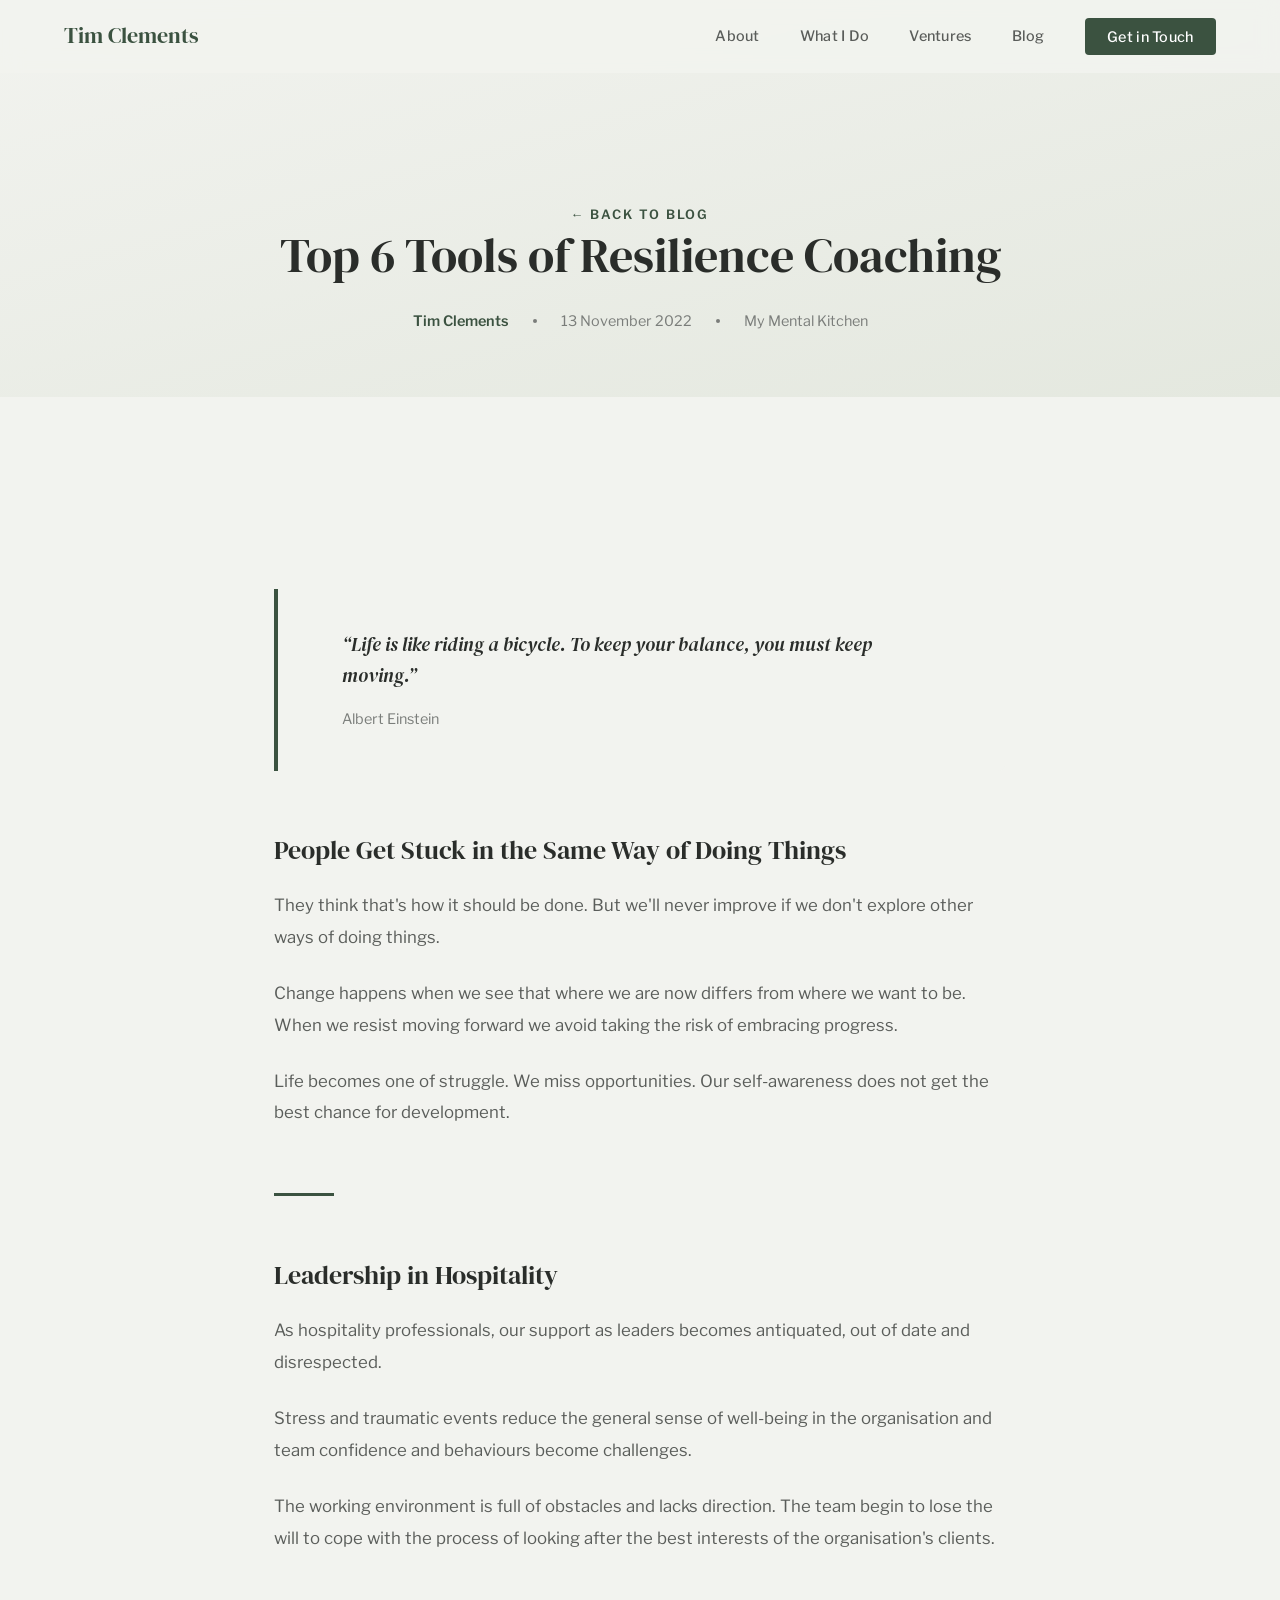
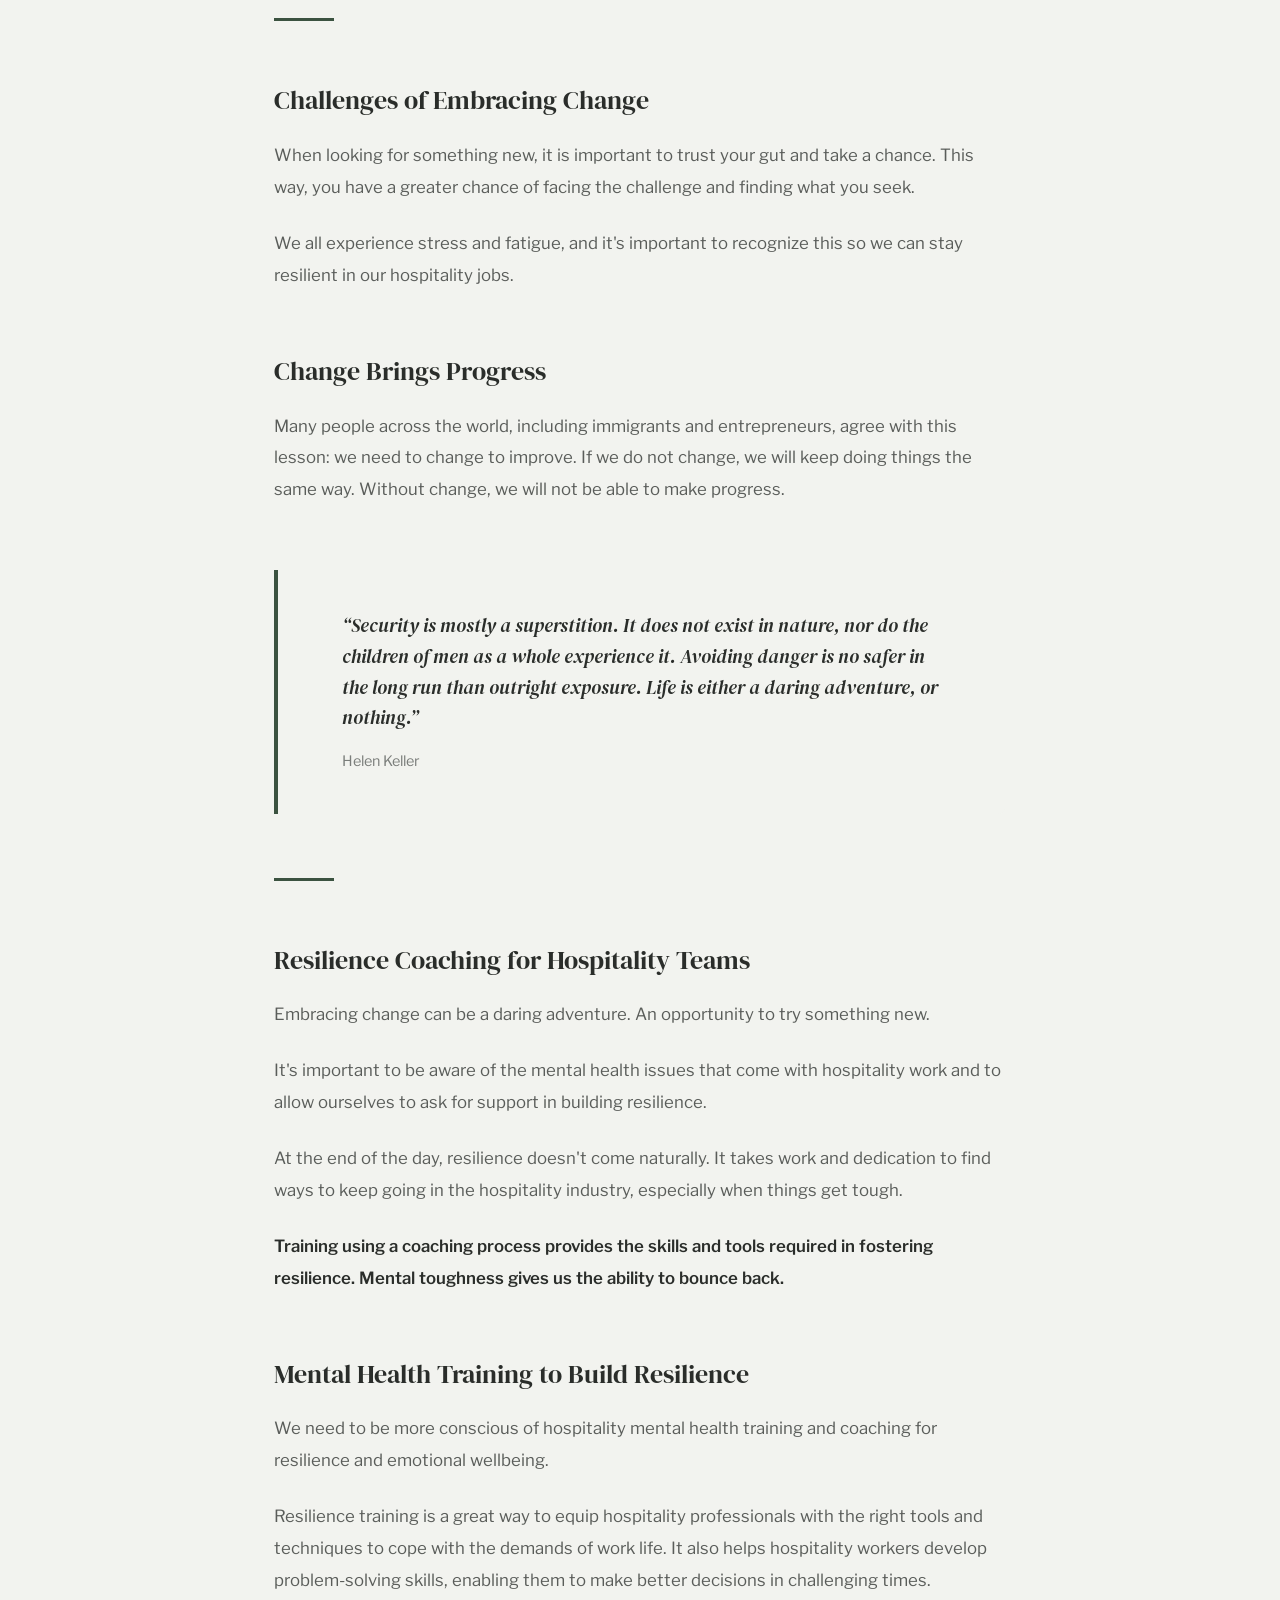
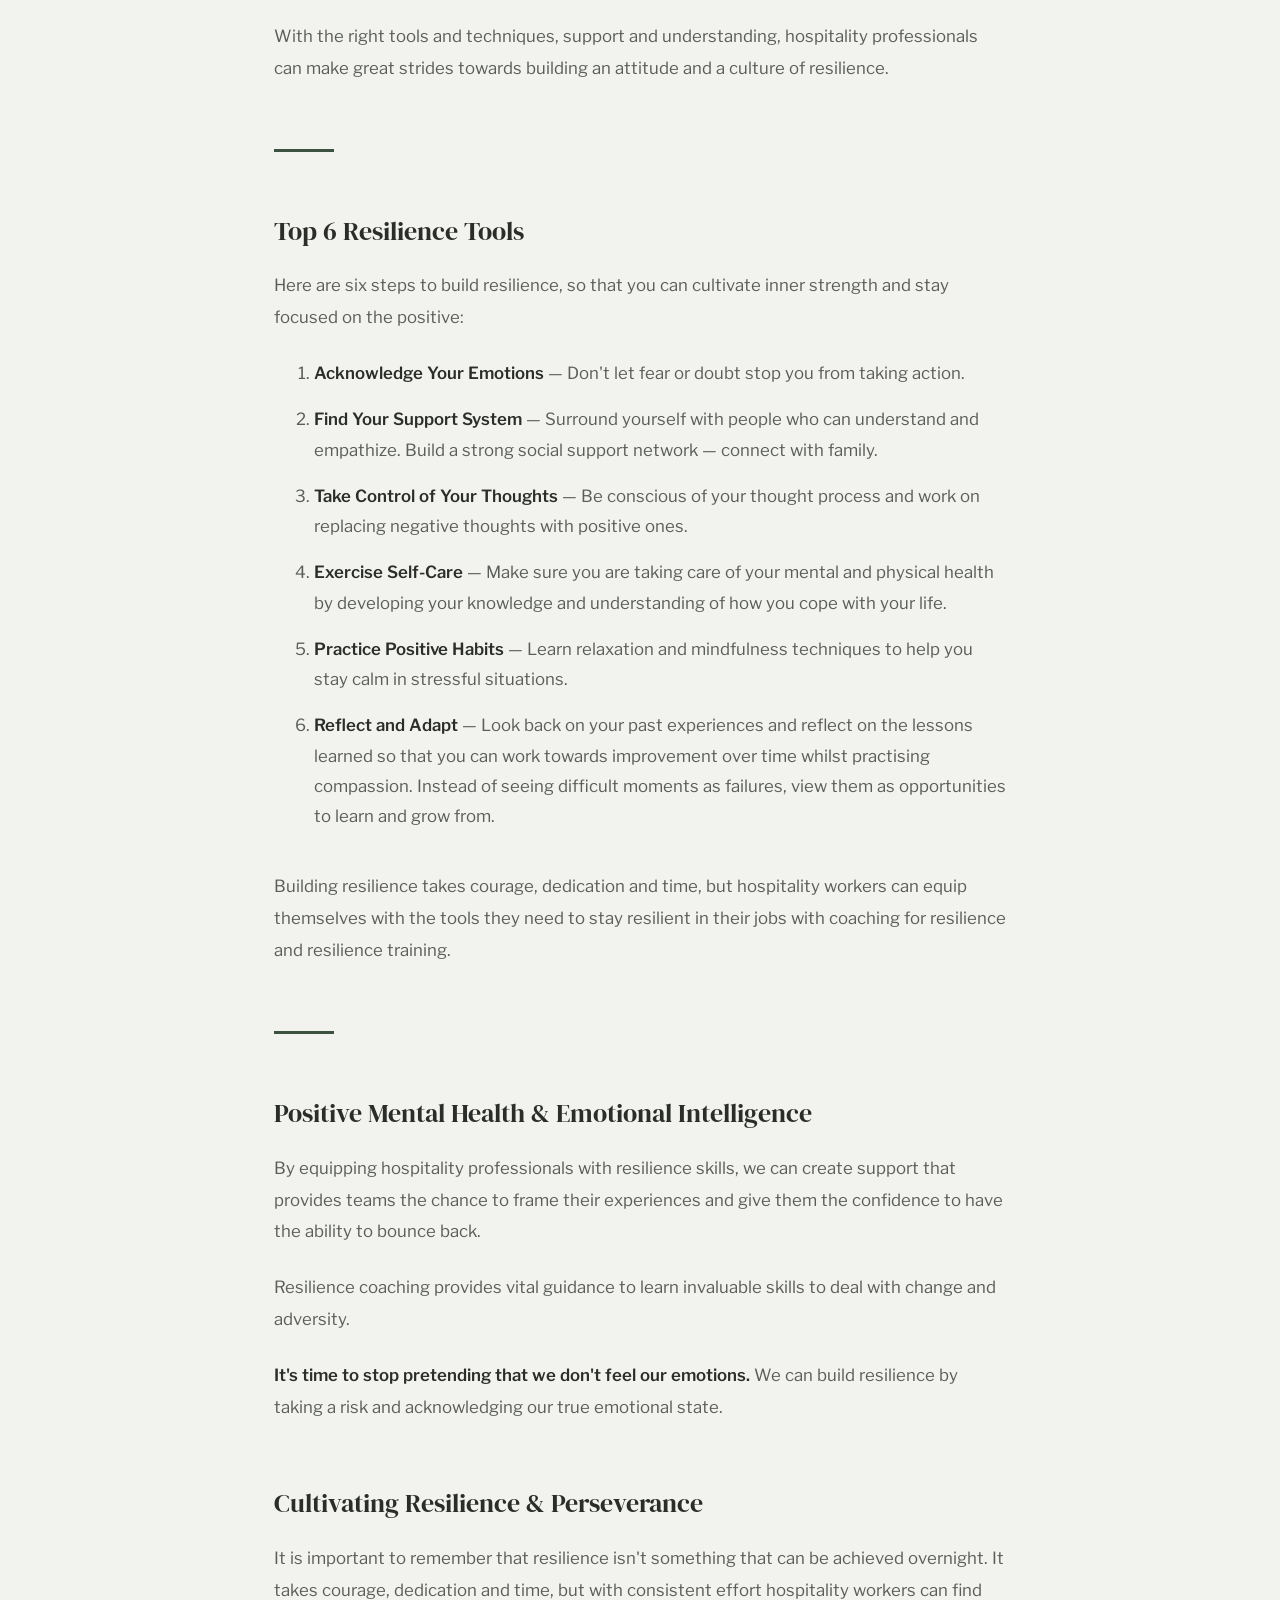
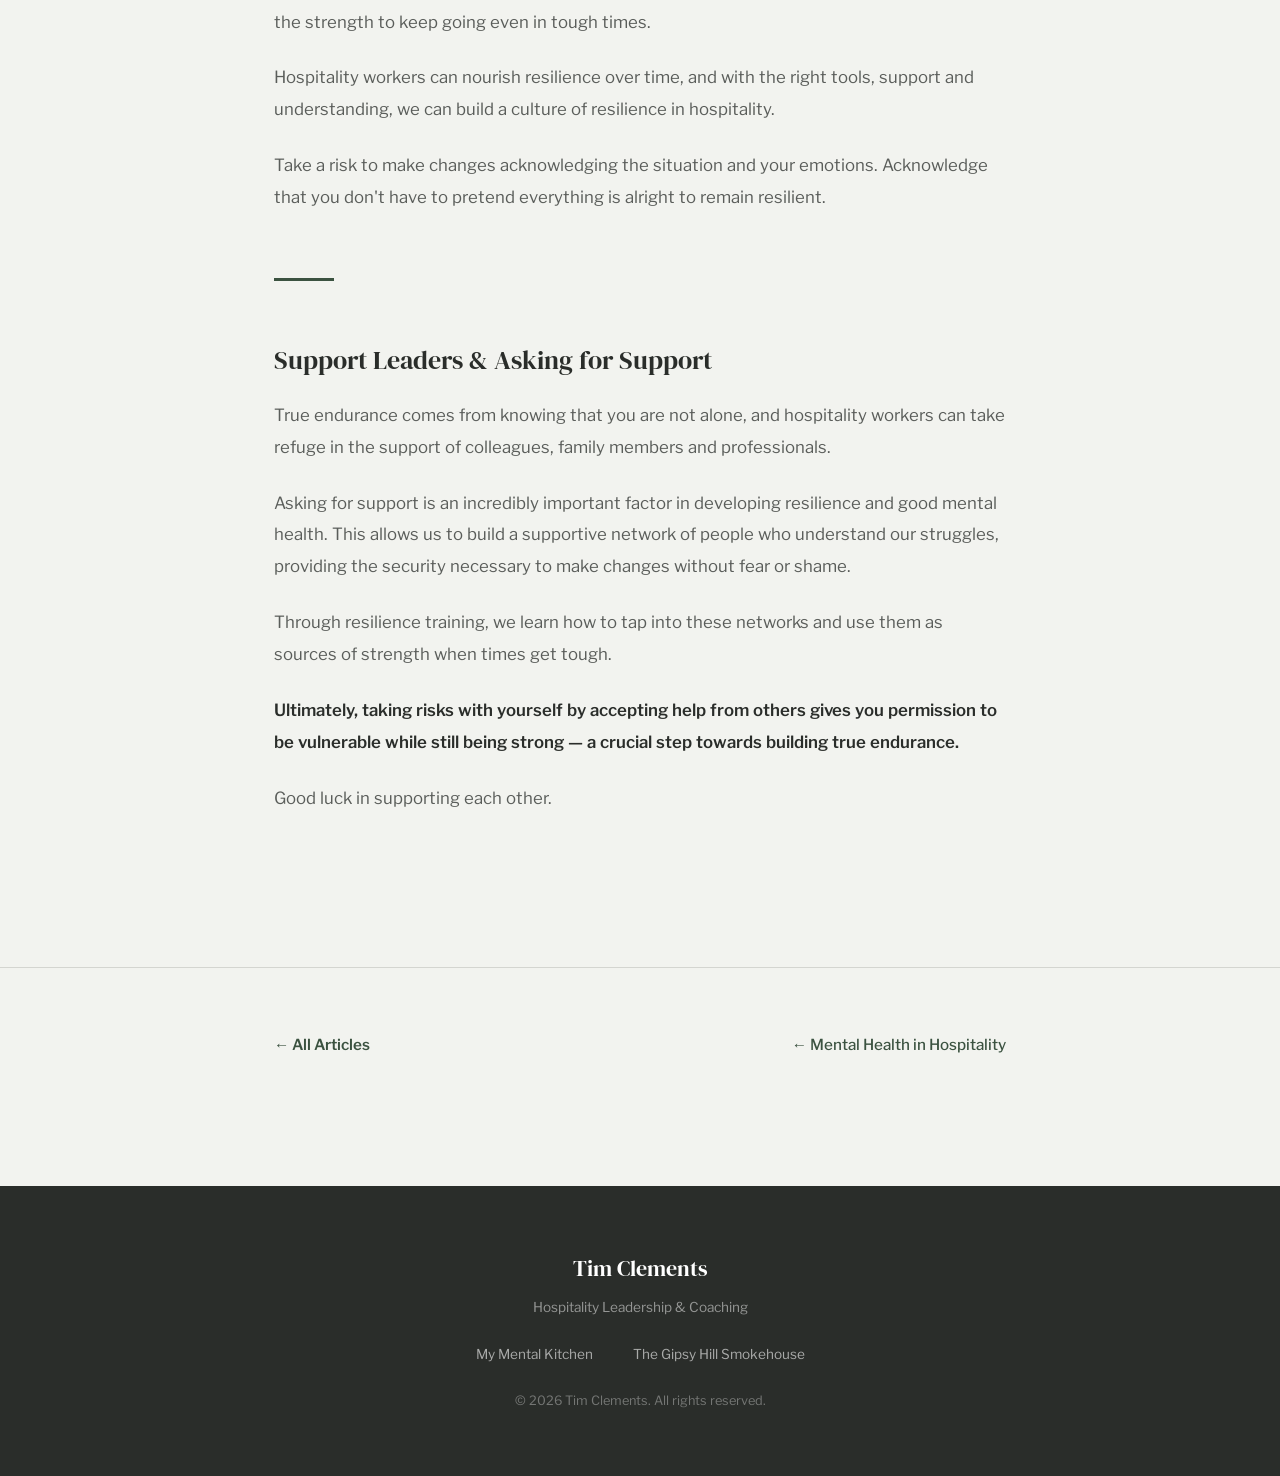
<file: blog-top-6-tools-of-resilience-coaching.html>
<!DOCTYPE html>
<html lang="en">
<head>
    <meta charset="UTF-8">
    <meta name="viewport" content="width=device-width, initial-scale=1.0">
    <title>6 Resilience Coaching Tools for Hospitality Leaders | Tim Clements</title>
    <meta name="description" content="Six practical steps to build resilience in hospitality: acknowledge emotions, find support, take control of thoughts, exercise self-care, practice positive habits, and reflect.">
    <link rel="canonical" href="https://www.timclements.com/blog-top-6-tools-of-resilience-coaching.html">
    <meta property="og:title" content="6 Resilience Coaching Tools for Hospitality Leaders | Tim Clements">
    <meta property="og:description" content="Six practical steps to build resilience in hospitality leadership. From emotional awareness to positive habit formation.">
    <meta property="og:type" content="article">
    <meta property="og:url" content="https://www.timclements.com/blog-top-6-tools-of-resilience-coaching.html">
    <meta property="og:image" content="https://www.timclements.com/images/tim-chef.jpeg">
    <meta property="og:site_name" content="Tim Clements">
    <meta property="article:author" content="Tim Clements">
    <meta property="article:published_time" content="2022-11-13">
    <meta name="twitter:card" content="summary_large_image">
    <meta name="twitter:title" content="6 Resilience Coaching Tools for Hospitality Leaders | Tim Clements">
    <meta name="twitter:description" content="Six practical steps to build resilience in hospitality leadership. From emotional awareness to positive habit formation.">
    <meta name="twitter:image" content="https://www.timclements.com/images/tim-chef.jpeg">
    <script type="application/ld+json">
    {
      "@context": "https://schema.org",
      "@type": "Article",
      "headline": "6 Resilience Coaching Tools for Hospitality Leaders",
      "author": {
        "@type": "Person",
        "name": "Tim Clements",
        "url": "https://www.timclements.com"
      },
      "datePublished": "2022-11-13",
      "publisher": {
        "@type": "Person",
        "name": "Tim Clements"
      },
      "description": "Six practical steps to build resilience in hospitality leadership.",
      "mainEntityOfPage": "https://www.timclements.com/blog-top-6-tools-of-resilience-coaching.html"
    }
    </script>
    <link rel="preconnect" href="https://fonts.googleapis.com">
    <link rel="preconnect" href="https://fonts.gstatic.com" crossorigin>
    <link href="https://fonts.googleapis.com/css2?family=DM+Serif+Display:ital@0;1&family=Libre+Franklin:wght@300;400;500;600;700&display=swap" rel="stylesheet">
    <link rel="stylesheet" href="styles.css">
    <link rel="stylesheet" href="blog.css">
</head>
<body>

    <!-- Navigation -->
    <nav class="nav" id="nav">
        <div class="nav-container">
            <a href="index.html" class="nav-logo">Tim Clements</a>
            <button class="nav-toggle" id="nav-toggle" aria-label="Toggle navigation">
                <span></span>
                <span></span>
                <span></span>
            </button>
            <ul class="nav-menu" id="nav-menu">
                <li><a href="index.html#about" class="nav-link">About</a></li>
                <li><a href="index.html#services" class="nav-link">What I Do</a></li>
                <li><a href="index.html#ventures" class="nav-link">Ventures</a></li>
                <li><a href="blog.html" class="nav-link active">Blog</a></li>
                <li><a href="index.html#contact" class="nav-link nav-cta">Get in Touch</a></li>
            </ul>
        </div>
    </nav>

    <!-- Article Header -->
    <section class="blog-article-header">
        <div class="container">
            <a href="blog.html" class="section-label">&larr; Back to Blog</a>
            <h1>Top 6 Tools of Resilience Coaching</h1>
            <div class="blog-meta">
                <span class="blog-author">Tim Clements</span>
                <span class="blog-divider"></span>
                <span>13 November 2022</span>
                <span class="blog-divider"></span>
                <span>My Mental Kitchen</span>
            </div>
        </div>
    </section>

    <!-- Article Content -->
    <section class="blog-content">
        <div class="container">
            <article class="article-body">

                <blockquote>
                    <p>&ldquo;Life is like riding a bicycle. To keep your balance, you must keep moving.&rdquo;</p>
                    <cite>Albert Einstein</cite>
                </blockquote>

                <h2>People Get Stuck in the Same Way of Doing Things</h2>

                <p>They think that's how it should be done. But we'll never improve if we don't explore other ways of doing things.</p>

                <p>Change happens when we see that where we are now differs from where we want to be. When we resist moving forward we avoid taking the risk of embracing progress.</p>

                <p>Life becomes one of struggle. We miss opportunities. Our self-awareness does not get the best chance for development.</p>

                <hr class="section-divider">

                <h2>Leadership in Hospitality</h2>

                <p>As hospitality professionals, our support as leaders becomes antiquated, out of date and disrespected.</p>

                <p>Stress and traumatic events reduce the general sense of well-being in the organisation and team confidence and behaviours become challenges.</p>

                <p>The working environment is full of obstacles and lacks direction. The team begin to lose the will to cope with the process of looking after the best interests of the organisation's clients.</p>

                <hr class="section-divider">

                <h2>Challenges of Embracing Change</h2>

                <p>When looking for something new, it is important to trust your gut and take a chance. This way, you have a greater chance of facing the challenge and finding what you seek.</p>

                <p>We all experience stress and fatigue, and it's important to recognize this so we can stay resilient in our hospitality jobs.</p>

                <h2>Change Brings Progress</h2>

                <p>Many people across the world, including immigrants and entrepreneurs, agree with this lesson: we need to change to improve. If we do not change, we will keep doing things the same way. Without change, we will not be able to make progress.</p>

                <blockquote>
                    <p>&ldquo;Security is mostly a superstition. It does not exist in nature, nor do the children of men as a whole experience it. Avoiding danger is no safer in the long run than outright exposure. Life is either a daring adventure, or nothing.&rdquo;</p>
                    <cite>Helen Keller</cite>
                </blockquote>

                <hr class="section-divider">

                <h2>Resilience Coaching for Hospitality Teams</h2>

                <p>Embracing change can be a daring adventure. An opportunity to try something new.</p>

                <p>It's important to be aware of the mental health issues that come with hospitality work and to allow ourselves to ask for support in building resilience.</p>

                <p>At the end of the day, resilience doesn't come naturally. It takes work and dedication to find ways to keep going in the hospitality industry, especially when things get tough.</p>

                <p><strong>Training using a coaching process provides the skills and tools required in fostering resilience. Mental toughness gives us the ability to bounce back.</strong></p>

                <h2>Mental Health Training to Build Resilience</h2>

                <p>We need to be more conscious of hospitality mental health training and coaching for resilience and emotional wellbeing.</p>

                <p>Resilience training is a great way to equip hospitality professionals with the right tools and techniques to cope with the demands of work life. It also helps hospitality workers develop problem-solving skills, enabling them to make better decisions in challenging times.</p>

                <p>With the right tools and techniques, support and understanding, hospitality professionals can make great strides towards building an attitude and a culture of resilience.</p>

                <hr class="section-divider">

                <h2>Top 6 Resilience Tools</h2>

                <p>Here are six steps to build resilience, so that you can cultivate inner strength and stay focused on the positive:</p>

                <ol>
                    <li><strong>Acknowledge Your Emotions</strong> &mdash; Don't let fear or doubt stop you from taking action.</li>
                    <li><strong>Find Your Support System</strong> &mdash; Surround yourself with people who can understand and empathize. Build a strong social support network &mdash; connect with family.</li>
                    <li><strong>Take Control of Your Thoughts</strong> &mdash; Be conscious of your thought process and work on replacing negative thoughts with positive ones.</li>
                    <li><strong>Exercise Self-Care</strong> &mdash; Make sure you are taking care of your mental and physical health by developing your knowledge and understanding of how you cope with your life.</li>
                    <li><strong>Practice Positive Habits</strong> &mdash; Learn relaxation and mindfulness techniques to help you stay calm in stressful situations.</li>
                    <li><strong>Reflect and Adapt</strong> &mdash; Look back on your past experiences and reflect on the lessons learned so that you can work towards improvement over time whilst practising compassion. Instead of seeing difficult moments as failures, view them as opportunities to learn and grow from.</li>
                </ol>

                <p>Building resilience takes courage, dedication and time, but hospitality workers can equip themselves with the tools they need to stay resilient in their jobs with coaching for resilience and resilience training.</p>

                <hr class="section-divider">

                <h2>Positive Mental Health &amp; Emotional Intelligence</h2>

                <p>By equipping hospitality professionals with resilience skills, we can create support that provides teams the chance to frame their experiences and give them the confidence to have the ability to bounce back.</p>

                <p>Resilience coaching provides vital guidance to learn invaluable skills to deal with change and adversity.</p>

                <p><strong>It's time to stop pretending that we don't feel our emotions.</strong> We can build resilience by taking a risk and acknowledging our true emotional state.</p>

                <h2>Cultivating Resilience &amp; Perseverance</h2>

                <p>It is important to remember that resilience isn't something that can be achieved overnight. It takes courage, dedication and time, but with consistent effort hospitality workers can find the strength to keep going even in tough times.</p>

                <p>Hospitality workers can nourish resilience over time, and with the right tools, support and understanding, we can build a culture of resilience in hospitality.</p>

                <p>Take a risk to make changes acknowledging the situation and your emotions. Acknowledge that you don't have to pretend everything is alright to remain resilient.</p>

                <hr class="section-divider">

                <h2>Support Leaders &amp; Asking for Support</h2>

                <p>True endurance comes from knowing that you are not alone, and hospitality workers can take refuge in the support of colleagues, family members and professionals.</p>

                <p>Asking for support is an incredibly important factor in developing resilience and good mental health. This allows us to build a supportive network of people who understand our struggles, providing the security necessary to make changes without fear or shame.</p>

                <p>Through resilience training, we learn how to tap into these networks and use them as sources of strength when times get tough.</p>

                <p><strong>Ultimately, taking risks with yourself by accepting help from others gives you permission to be vulnerable while still being strong &mdash; a crucial step towards building true endurance.</strong></p>

                <p>Good luck in supporting each other.</p>

            </article>
        </div>
    </section>

    <!-- Blog Navigation -->
    <section class="blog-nav">
        <div class="container">
            <div class="blog-nav-links">
                <a href="blog.html" class="blog-nav-link back">&larr; All Articles</a>
                <a href="blog-mental-health-in-hospitality.html" class="blog-nav-link">&larr; Mental Health in Hospitality</a>
            </div>
        </div>
    </section>

    <!-- Footer -->
    <footer class="footer">
        <div class="container">
            <div class="footer-content">
                <p class="footer-logo">Tim Clements</p>
                <p class="footer-tagline">Hospitality Leadership &amp; Coaching</p>
                <div class="footer-links">
                    <a href="https://www.mymentalkitchen.co.uk" target="_blank" rel="noopener">My Mental Kitchen</a>
                    <a href="https://www.thegipsyhillsmokehouse.com" target="_blank" rel="noopener">The Gipsy Hill Smokehouse</a>
                </div>
                <p class="footer-copy">&copy; 2026 Tim Clements. All rights reserved.</p>
            </div>
        </div>
    </footer>

    <script src="script.js"></script>
</body>
</html>
</file>
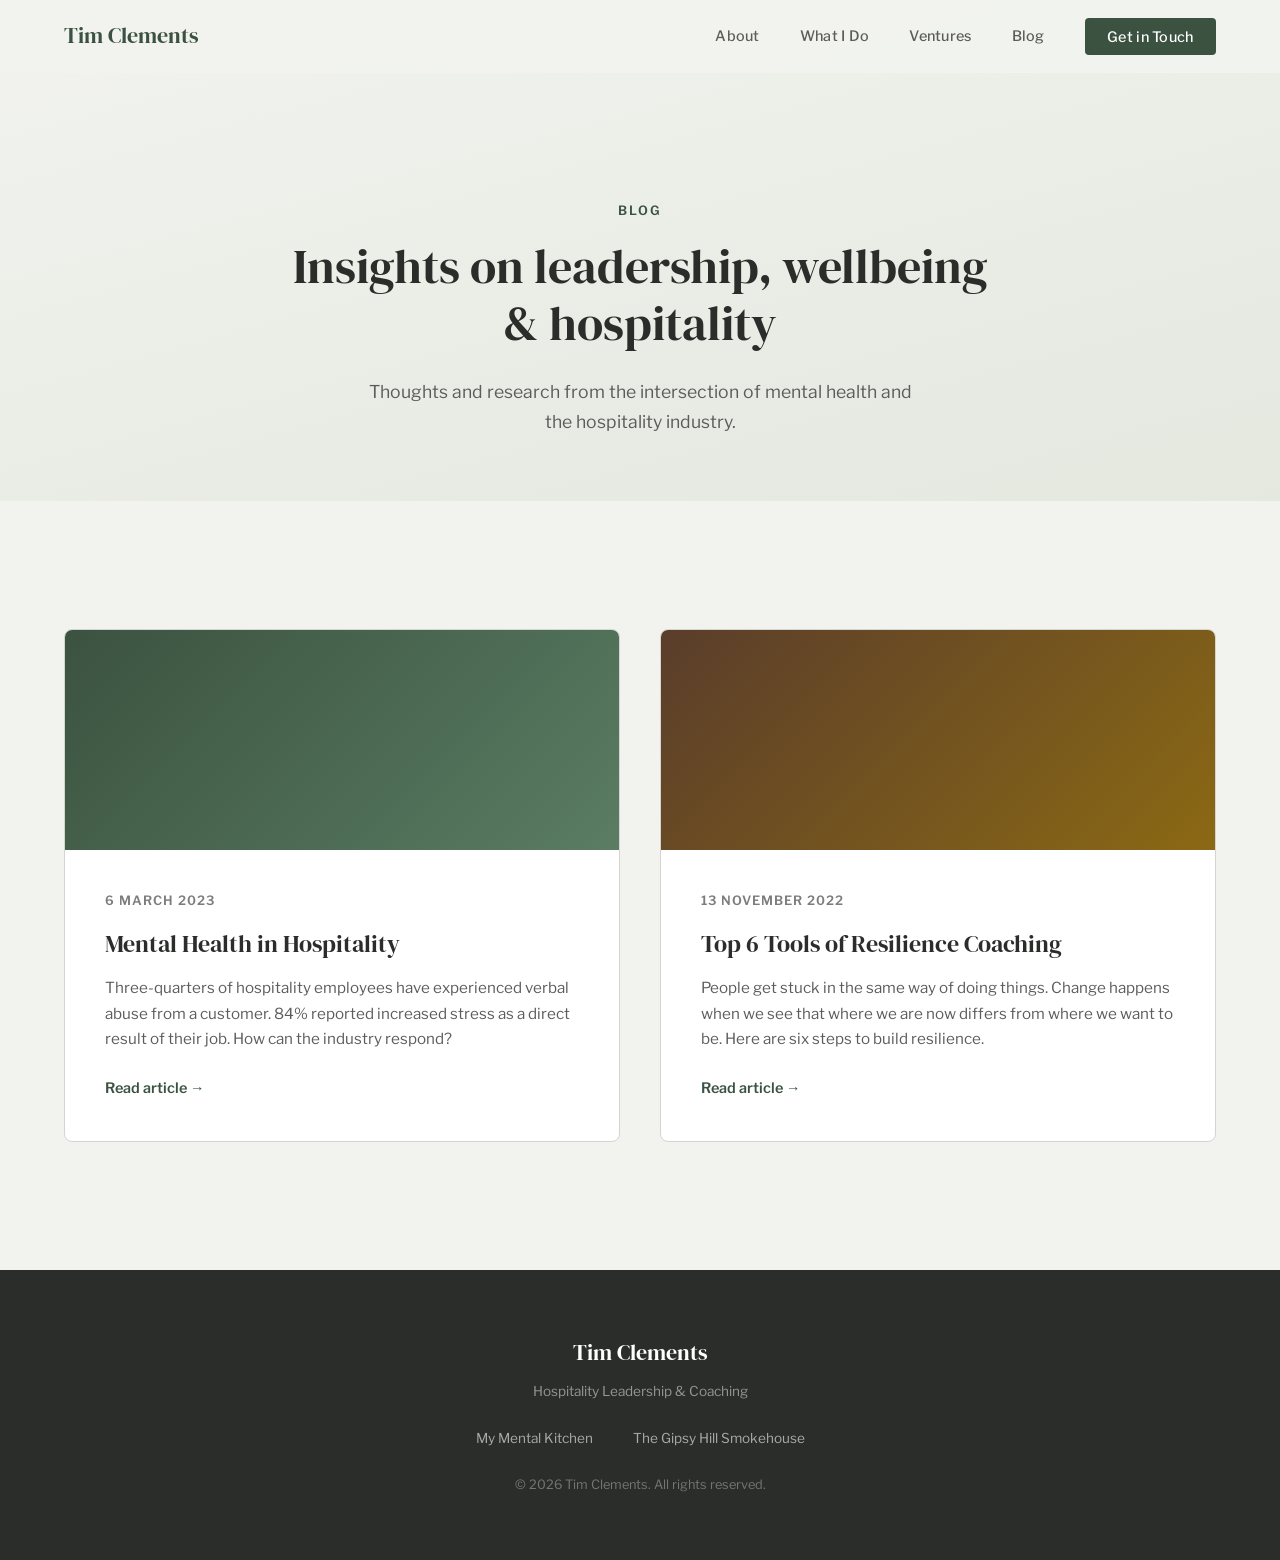
<file: blog.html>
<!DOCTYPE html>
<html lang="en">
<head>
    <meta charset="UTF-8">
    <meta name="viewport" content="width=device-width, initial-scale=1.0">
    <title>Hospitality Leadership Blog | Tim Clements</title>
    <meta name="description" content="Insights on mental health in hospitality, resilience coaching, and building leadership teams that retain talent. By Tim Clements.">
    <link rel="canonical" href="https://www.timclements.com/blog.html">
    <meta property="og:title" content="Hospitality Leadership Blog | Tim Clements">
    <meta property="og:description" content="Insights on mental health in hospitality, resilience coaching, and building leadership teams that retain talent.">
    <meta property="og:type" content="website">
    <meta property="og:url" content="https://www.timclements.com/blog.html">
    <meta property="og:image" content="https://www.timclements.com/images/tim-chef.jpeg">
    <meta property="og:site_name" content="Tim Clements">
    <meta name="twitter:card" content="summary_large_image">
    <meta name="twitter:title" content="Hospitality Leadership Blog | Tim Clements">
    <meta name="twitter:description" content="Insights on mental health in hospitality, resilience coaching, and building leadership teams that retain talent.">
    <meta name="twitter:image" content="https://www.timclements.com/images/tim-chef.jpeg">
    <link rel="preconnect" href="https://fonts.googleapis.com">
    <link rel="preconnect" href="https://fonts.gstatic.com" crossorigin>
    <link href="https://fonts.googleapis.com/css2?family=DM+Serif+Display:ital@0;1&family=Libre+Franklin:wght@300;400;500;600;700&display=swap" rel="stylesheet">
    <link rel="stylesheet" href="styles.css">
    <link rel="stylesheet" href="blog.css">
</head>
<body>

    <!-- Navigation -->
    <nav class="nav" id="nav">
        <div class="nav-container">
            <a href="index.html" class="nav-logo">Tim Clements</a>
            <button class="nav-toggle" id="nav-toggle" aria-label="Toggle navigation">
                <span></span>
                <span></span>
                <span></span>
            </button>
            <ul class="nav-menu" id="nav-menu">
                <li><a href="index.html#about" class="nav-link">About</a></li>
                <li><a href="index.html#services" class="nav-link">What I Do</a></li>
                <li><a href="index.html#ventures" class="nav-link">Ventures</a></li>
                <li><a href="blog.html" class="nav-link active">Blog</a></li>
                <li><a href="index.html#contact" class="nav-link nav-cta">Get in Touch</a></li>
            </ul>
        </div>
    </nav>

    <!-- Blog Header -->
    <section class="blog-header">
        <div class="container">
            <p class="section-label">Blog</p>
            <h1>Insights on leadership, wellbeing &amp; hospitality</h1>
            <p class="blog-header-subtitle">Thoughts and research from the intersection of mental health and the hospitality industry.</p>
        </div>
    </section>

    <!-- Blog Listing -->
    <section class="blog-listing">
        <div class="container">
            <div class="blog-cards">

                <!-- Blog Card 1 -->
                <a href="blog-mental-health-in-hospitality.html" class="blog-card">
                    <div class="blog-card-image">
                        <div class="blog-card-image-bg" style="background: linear-gradient(135deg, #3B5240 0%, #5a7d63 100%);"></div>
                    </div>
                    <div class="blog-card-content">
                        <span class="blog-card-date">6 March 2023</span>
                        <h2>Mental Health in Hospitality</h2>
                        <p>Three-quarters of hospitality employees have experienced verbal abuse from a customer. 84% reported increased stress as a direct result of their job. How can the industry respond?</p>
                        <span class="blog-card-read">Read article &rarr;</span>
                    </div>
                </a>

                <!-- Blog Card 2 -->
                <a href="blog-top-6-tools-of-resilience-coaching.html" class="blog-card">
                    <div class="blog-card-image">
                        <div class="blog-card-image-bg" style="background: linear-gradient(135deg, #5a3d2b 0%, #8B6914 100%);"></div>
                    </div>
                    <div class="blog-card-content">
                        <span class="blog-card-date">13 November 2022</span>
                        <h2>Top 6 Tools of Resilience Coaching</h2>
                        <p>People get stuck in the same way of doing things. Change happens when we see that where we are now differs from where we want to be. Here are six steps to build resilience.</p>
                        <span class="blog-card-read">Read article &rarr;</span>
                    </div>
                </a>

            </div>
        </div>
    </section>

    <!-- Footer -->
    <footer class="footer">
        <div class="container">
            <div class="footer-content">
                <p class="footer-logo">Tim Clements</p>
                <p class="footer-tagline">Hospitality Leadership &amp; Coaching</p>
                <div class="footer-links">
                    <a href="https://www.mymentalkitchen.co.uk" target="_blank" rel="noopener">My Mental Kitchen</a>
                    <a href="https://www.thegipsyhillsmokehouse.com" target="_blank" rel="noopener">The Gipsy Hill Smokehouse</a>
                </div>
                <p class="footer-copy">&copy; 2026 Tim Clements. All rights reserved.</p>
            </div>
        </div>
    </footer>

    <script src="script.js"></script>
</body>
</html>
</file>
<file: styles.css>
/* ==========================================
   Tim Clements Portfolio — Styles
   ========================================== */

/* --- Reset & Base --- */
*, *::before, *::after {
    margin: 0;
    padding: 0;
    box-sizing: border-box;
}

:root {
    --color-primary: #3B5240;
    --color-primary-light: #4A6650;
    --color-primary-dark: #2A3B2E;
    --color-accent: #C8956C;
    --color-bg: #F2F3EF;
    --color-bg-alt: #E8E9E4;
    --color-bg-dark: #2A2D2A;
    --color-text: #2A2D2A;
    --color-text-light: #5A5D5A;
    --color-text-muted: #7A7D7A;
    --color-white: #FFFFFF;
    --color-border: #D4D5D0;

    --font-heading: 'DM Serif Display', serif;
    --font-body: 'Libre Franklin', sans-serif;

    --space-xs: 0.5rem;
    --space-sm: 1rem;
    --space-md: 1.5rem;
    --space-lg: 2.5rem;
    --space-xl: 4rem;
    --space-2xl: 6rem;
    --space-3xl: 8rem;

    --radius: 4px;
    --radius-lg: 8px;
    --transition: 0.3s ease;
}

html {
    scroll-behavior: smooth;
    font-size: 16px;
    overflow-x: hidden;
    width: 100%;
}

body {
    font-family: var(--font-body);
    color: var(--color-text);
    background-color: var(--color-bg);
    line-height: 1.7;
    -webkit-font-smoothing: antialiased;
    -moz-osx-font-smoothing: grayscale;
    overflow-x: hidden;
    overflow-wrap: break-word;
    width: 100%;
    max-width: 100vw;
}

img {
    max-width: 100%;
    height: auto;
}

h1, h2, h3, h4 {
    font-family: var(--font-heading);
    font-weight: 400;
    line-height: 1.2;
}

a {
    color: var(--color-primary);
    text-decoration: none;
    transition: color var(--transition);
}

a:hover {
    color: var(--color-primary-light);
}

img {
    max-width: 100%;
    height: auto;
}

.container {
    width: 100%;
    max-width: 1200px;
    margin: 0 auto;
    padding: 0 var(--space-md);
}

/* --- Navigation --- */
.nav {
    position: fixed;
    top: 0;
    left: 0;
    right: 0;
    z-index: 1000;
    background: rgba(242, 243, 239, 0.95);
    backdrop-filter: blur(10px);
    border-bottom: 1px solid transparent;
    transition: all var(--transition);
}

.nav.scrolled {
    border-bottom-color: var(--color-border);
    box-shadow: 0 1px 10px rgba(0, 0, 0, 0.05);
}

.nav-container {
    max-width: 1200px;
    margin: 0 auto;
    padding: 0 var(--space-md);
    display: flex;
    align-items: center;
    justify-content: space-between;
    height: 72px;
}

.nav-logo {
    font-family: var(--font-heading);
    font-size: 1.35rem;
    color: var(--color-primary);
    text-decoration: none;
}

.nav-menu {
    display: flex;
    list-style: none;
    align-items: center;
    gap: var(--space-lg);
}

.nav-link {
    font-size: 0.9rem;
    font-weight: 500;
    color: var(--color-text-light);
    text-decoration: none;
    letter-spacing: 0.02em;
    transition: color var(--transition);
}

.nav-link:hover {
    color: var(--color-primary);
}

.nav-cta {
    background: var(--color-primary);
    color: var(--color-white) !important;
    padding: 0.6rem 1.4rem;
    border-radius: var(--radius);
    transition: background var(--transition);
}

.nav-cta:hover {
    background: var(--color-primary-light);
    color: var(--color-white) !important;
}

.nav-toggle {
    display: none;
    background: none;
    border: none;
    cursor: pointer;
    padding: 0.5rem;
    flex-direction: column;
    gap: 5px;
}

.nav-toggle span {
    display: block;
    width: 24px;
    height: 2px;
    background: var(--color-text);
    transition: all var(--transition);
}

/* --- Buttons --- */
.btn {
    display: inline-block;
    padding: 0.85rem 2rem;
    font-family: var(--font-body);
    font-size: 0.95rem;
    font-weight: 500;
    border-radius: var(--radius);
    text-decoration: none;
    transition: all var(--transition);
    cursor: pointer;
    border: 2px solid transparent;
}

.btn-primary {
    background: var(--color-primary);
    color: var(--color-white);
    border-color: var(--color-primary);
}

.btn-primary:hover {
    background: var(--color-primary-light);
    border-color: var(--color-primary-light);
    color: var(--color-white);
}

.btn-secondary {
    background: transparent;
    color: var(--color-primary);
    border-color: var(--color-primary);
}

.btn-secondary:hover {
    background: var(--color-primary);
    color: var(--color-white);
}

.btn-outline {
    background: transparent;
    color: var(--color-primary);
    border-color: var(--color-primary);
}

.btn-outline:hover {
    background: var(--color-primary);
    color: var(--color-white);
}

/* --- Hero --- */
.hero {
    min-height: 100vh;
    display: flex;
    align-items: center;
    padding-top: 72px;
    background: linear-gradient(165deg, var(--color-bg) 0%, #e4e8df 100%);
    overflow: hidden;
}

.hero-split {
    display: grid;
    grid-template-columns: 1.2fr 0.8fr;
    align-items: center;
    width: 100%;
    max-width: 1200px;
    margin: 0 auto;
    padding: 0 var(--space-md);
    gap: var(--space-xl);
    min-height: calc(100vh - 72px);
}

.hero-container {
    max-width: 640px;
    padding: var(--space-3xl) 0;
    text-align: left;
}

.hero-image {
    display: flex;
    align-items: center;
    justify-content: center;
}

.hero-image img {
    width: 100%;
    max-width: 420px;
    border-radius: var(--radius-lg);
    box-shadow: 0 20px 60px rgba(59, 82, 64, 0.15);
    object-fit: cover;
    aspect-ratio: 3 / 4;
}

.hero-label {
    font-size: 0.85rem;
    font-weight: 600;
    letter-spacing: 0.15em;
    text-transform: uppercase;
    color: var(--color-primary);
    margin-bottom: var(--space-md);
}

.hero-title {
    font-size: clamp(2.5rem, 5vw, 4.2rem);
    color: var(--color-text);
    margin-bottom: var(--space-lg);
}

.hero-title em {
    font-style: italic;
    color: var(--color-primary);
}

.hero-subtitle {
    font-size: 1.15rem;
    color: var(--color-text-light);
    line-height: 1.8;
    max-width: 640px;
    margin: 0 0 var(--space-xl);
}

.hero-actions {
    display: flex;
    gap: var(--space-sm);
    flex-wrap: wrap;
}

/* --- Sections --- */
.section {
    padding: var(--space-3xl) 0;
    overflow: hidden;
}

.section-label {
    font-size: 0.8rem;
    font-weight: 600;
    letter-spacing: 0.15em;
    text-transform: uppercase;
    color: var(--color-primary);
    margin-bottom: var(--space-sm);
}

.section-title {
    font-size: clamp(1.8rem, 3.5vw, 2.8rem);
    margin-bottom: var(--space-xl);
}

/* --- About --- */
.about {
    background: var(--color-white);
}

.about-grid {
    display: grid;
    grid-template-columns: 1.2fr 1fr;
    gap: var(--space-3xl);
    align-items: start;
    min-width: 0;
}

.about-content h2 {
    font-size: clamp(1.8rem, 3vw, 2.5rem);
    margin-bottom: var(--space-lg);
}

.about-content p {
    margin-bottom: var(--space-md);
    color: var(--color-text-light);
    font-size: 1.05rem;
}

.about-content strong {
    color: var(--color-text);
}

.about-sidebar {
    display: flex;
    flex-direction: column;
    gap: var(--space-lg);
    min-width: 0;
}

.about-content {
    min-width: 0;
}

.about-portrait {
    border-radius: var(--radius-lg);
    overflow: hidden;
    max-width: 66.67%;
    margin-left: auto;
    margin-right: auto;
}

.about-portrait img {
    width: 100%;
    display: block;
    border-radius: var(--radius-lg);
    aspect-ratio: 3 / 4;
    object-fit: cover;
    object-position: center top;
}

.about-stats {
    display: grid;
    grid-template-columns: 1fr 1fr;
    gap: var(--space-lg);
    width: 100%;
}

.stat {
    text-align: center;
    padding: var(--space-lg);
    background: var(--color-bg);
    border-radius: var(--radius-lg);
}

.stat-number {
    display: block;
    font-family: var(--font-heading);
    font-size: 2.8rem;
    color: var(--color-primary);
    line-height: 1;
    margin-bottom: var(--space-xs);
}

.stat-label {
    font-size: 0.85rem;
    color: var(--color-text-muted);
    font-weight: 500;
}

/* --- Services --- */
.services {
    background: var(--color-bg);
}

.services-grid {
    display: grid;
    grid-template-columns: repeat(2, 1fr);
    gap: var(--space-lg);
}

.service-card {
    background: var(--color-white);
    padding: var(--space-xl);
    border-radius: var(--radius-lg);
    border: 1px solid var(--color-border);
    transition: all var(--transition);
}

.service-card:hover {
    border-color: var(--color-primary);
    transform: translateY(-2px);
    box-shadow: 0 8px 30px rgba(59, 82, 64, 0.08);
}

.service-icon {
    color: var(--color-primary);
    margin-bottom: var(--space-md);
}

.service-card h3 {
    font-size: 1.3rem;
    margin-bottom: var(--space-sm);
}

.service-card p {
    color: var(--color-text-light);
    font-size: 0.95rem;
    line-height: 1.7;
}

a.service-card-link {
    text-decoration: none;
    color: inherit;
}

a.service-card-link:hover {
    color: inherit;
}

/* --- MMK Section --- */
.mmk {
    background: var(--color-white);
}

.mmk-grid {
    display: grid;
    grid-template-columns: 1.3fr 1fr;
    gap: var(--space-3xl);
    align-items: start;
}

.mmk-sidebar {
    padding-top: 6.5rem;
}

.mmk-content h2 {
    font-size: clamp(1.8rem, 3vw, 2.5rem);
    margin-bottom: var(--space-md);
}

.mmk-intro {
    font-style: italic;
    color: var(--color-primary);
    font-size: 1.1rem;
    margin-bottom: var(--space-md);
}

.mmk-content > p {
    color: var(--color-text-light);
    font-size: 1.02rem;
    margin-bottom: var(--space-md);
}

.mmk-benefits {
    margin: var(--space-lg) 0;
    display: flex;
    flex-direction: column;
    gap: var(--space-sm);
}

.benefit {
    display: flex;
    align-items: flex-start;
    gap: var(--space-sm);
}

.benefit-icon {
    flex-shrink: 0;
    font-size: 0.8rem;
}

.benefit p {
    color: var(--color-text-light);
    font-size: 0.95rem;
}

/* --- Pillars Section --- */
.pillars-section {
    background: var(--color-bg);
    padding: var(--space-xl) 0;
}

.pillars-grid {
    display: grid;
    grid-template-columns: repeat(3, 1fr);
    gap: var(--space-lg);
}

.pillar {
    background: var(--color-white);
    padding: var(--space-lg);
    border-radius: var(--radius-lg);
    border-left: 4px solid var(--color-primary);
}

.pillar h4 {
    font-size: 1.15rem;
    margin-bottom: var(--space-xs);
    color: var(--color-primary);
}

.pillar p {
    font-size: 0.9rem;
    color: var(--color-text-light);
    line-height: 1.6;
}

/* --- Ventures --- */
.ventures {
    background: var(--color-bg);
}

.ventures-grid {
    display: grid;
    grid-template-columns: repeat(2, 1fr);
    gap: var(--space-lg);
}

.venture-card {
    background: var(--color-white);
    border-radius: var(--radius-lg);
    overflow: hidden;
    border: 1px solid var(--color-border);
    transition: all var(--transition);
}

.venture-card:hover {
    box-shadow: 0 12px 40px rgba(59, 82, 64, 0.1);
    transform: translateY(-3px);
}

.venture-image {
    height: 260px;
    position: relative;
    overflow: hidden;
}

.venture-image img {
    width: 100%;
    height: 100%;
    object-fit: cover;
    display: block;
}

.smokehouse-image {
    background: linear-gradient(135deg, #8B4513, #D2691E);
}

.mmk-image {
    background: linear-gradient(135deg, #2C5F4A, #4A8B6F);
}

.venture-overlay {
    position: absolute;
    inset: 0;
    background: linear-gradient(to bottom, transparent 50%, rgba(0,0,0,0.3));
}

.venture-content {
    padding: var(--space-lg);
}

.venture-content h3 {
    font-size: 1.5rem;
    margin-bottom: var(--space-xs);
}

.venture-tagline {
    font-size: 0.9rem;
    color: var(--color-primary);
    font-weight: 500;
    margin-bottom: var(--space-md);
}

.venture-content > p {
    color: var(--color-text-light);
    font-size: 0.95rem;
    margin-bottom: var(--space-md);
    line-height: 1.7;
}

.venture-services {
    list-style: none;
    margin-bottom: var(--space-lg);
    display: grid;
    grid-template-columns: 1fr 1fr;
    gap: var(--space-xs);
}

.venture-services li {
    font-size: 0.85rem;
    color: var(--color-text-muted);
    padding-left: 1.2rem;
    position: relative;
}

.venture-services li::before {
    content: '';
    position: absolute;
    left: 0;
    top: 0.55rem;
    width: 6px;
    height: 6px;
    border-radius: 50%;
    background: var(--color-primary);
}

/* --- Philosophy --- */
.philosophy {
    background: var(--color-primary-dark);
    color: var(--color-white);
}

.philosophy-content {
    text-align: center;
    max-width: 800px;
    margin: 0 auto;
}

.philosophy blockquote p {
    font-family: var(--font-heading);
    font-size: clamp(1.5rem, 3vw, 2.2rem);
    font-style: italic;
    line-height: 1.5;
    color: var(--color-white);
    margin-bottom: var(--space-md);
}

.philosophy-attribution {
    font-size: 0.95rem;
    color: rgba(255, 255, 255, 0.6);
    margin-bottom: var(--space-xl);
}

.philosophy-credentials {
    display: flex;
    justify-content: center;
    flex-wrap: wrap;
    gap: var(--space-sm);
}

.credential {
    font-size: 0.8rem;
    font-weight: 500;
    letter-spacing: 0.05em;
    padding: 0.5rem 1.2rem;
    border: 1px solid rgba(255, 255, 255, 0.25);
    border-radius: 100px;
    color: rgba(255, 255, 255, 0.8);
}

/* --- Results / Proven Track Record --- */
.results {
    background: var(--color-bg);
}

.results-grid {
    display: grid;
    grid-template-columns: repeat(2, 1fr);
    gap: var(--space-lg);
}

.result-block {
    background: var(--color-white);
    padding: var(--space-xl);
    border-radius: var(--radius-lg);
    border: 1px solid var(--color-border);
}

.result-block h3 {
    font-size: 1.3rem;
    margin-bottom: var(--space-md);
}

.result-detail {
    font-family: var(--font-body);
    font-size: 0.85rem;
    font-weight: 500;
    color: var(--color-primary);
    display: block;
    margin-top: var(--space-xs);
}

.result-block p {
    color: var(--color-text-light);
    font-size: 0.95rem;
    line-height: 1.8;
}

.result-block-highlight {
    grid-column: 1 / -1;
    background: var(--color-primary-dark);
    color: var(--color-white);
    border-color: var(--color-primary-dark);
}

.result-block-highlight h3 {
    color: var(--color-white);
}

.result-block-highlight p {
    color: rgba(255, 255, 255, 0.85);
}

/* --- Service card primary --- */
.service-card-primary {
    border-color: var(--color-primary);
    border-width: 2px;
}

/* --- MMK Testimonial Section --- */
.mmk-testimonial-section {
    background: var(--color-white);
    padding: var(--space-xl) 0;
}

/* --- MMK Quote --- */
.mmk-quote {
    padding: var(--space-lg);
    background: var(--color-bg);
    border-left: 4px solid var(--color-primary);
    border-radius: var(--radius);
}

.mmk-quote-full {
    margin-top: var(--space-xl);
    padding: var(--space-xl);
}

.mmk-quote p {
    font-style: italic;
    font-size: 1.05rem;
    color: var(--color-text-light);
    line-height: 1.8;
    margin-bottom: var(--space-sm);
}

.mmk-quote cite {
    font-size: 0.85rem;
    font-weight: 600;
    font-style: normal;
    color: var(--color-primary);
}

/* --- Philosophy expanded --- */
.philosophy-expanded {
    font-size: 1rem;
    color: rgba(255, 255, 255, 0.75);
    line-height: 1.8;
    max-width: 700px;
    margin: 0 auto var(--space-xl);
}

/* --- Testimonial proof point --- */
.testimonial-proof p {
    font-style: normal;
}

/* --- Testimonials --- */
.testimonials {
    background: var(--color-bg);
}

.testimonials-grid {
    display: grid;
    grid-template-columns: repeat(3, 1fr);
    gap: var(--space-lg);
}

.testimonial-card {
    padding: var(--space-lg);
    background: var(--color-white);
    border-radius: var(--radius-lg);
    border-left: 4px solid var(--color-primary);
}

.testimonial-card p {
    font-size: 0.95rem;
    color: var(--color-text-light);
    line-height: 1.8;
    margin-bottom: var(--space-md);
    font-style: italic;
}

.testimonial-card cite {
    font-size: 0.85rem;
    font-weight: 600;
    font-style: normal;
    color: var(--color-primary);
}

/* --- Contact --- */
.contact {
    background: var(--color-bg);
}

.contact-content {
    text-align: center;
    max-width: 600px;
    margin: 0 auto;
}

.contact-content h2 {
    font-size: clamp(1.8rem, 3.5vw, 2.8rem);
    margin-bottom: var(--space-md);
}

.contact-content > p {
    font-size: 1.05rem;
    color: var(--color-text-light);
    margin-bottom: var(--space-xl);
    line-height: 1.8;
}

.contact-actions {
    display: flex;
    gap: var(--space-sm);
    justify-content: center;
    flex-wrap: wrap;
    margin-bottom: var(--space-xl);
}

.contact-links {
    display: flex;
    gap: var(--space-lg);
    justify-content: center;
    flex-wrap: wrap;
}

.contact-links a {
    font-size: 0.9rem;
    color: var(--color-text-muted);
    text-decoration: none;
    transition: color var(--transition);
}

.contact-links a:hover {
    color: var(--color-primary);
}

/* --- Footer --- */
.footer {
    background: var(--color-bg-dark);
    color: rgba(255, 255, 255, 0.7);
    padding: var(--space-xl) 0;
}

.footer-content {
    text-align: center;
}

.footer-logo {
    font-family: var(--font-heading);
    font-size: 1.4rem;
    color: var(--color-white);
    margin-bottom: var(--space-xs);
}

.footer-tagline {
    font-size: 0.85rem;
    color: rgba(255, 255, 255, 0.5);
    margin-bottom: var(--space-md);
}

.footer-links {
    display: flex;
    gap: var(--space-lg);
    justify-content: center;
    margin-bottom: var(--space-md);
}

.footer-links a {
    font-size: 0.85rem;
    color: rgba(255, 255, 255, 0.6);
    text-decoration: none;
    transition: color var(--transition);
}

.footer-links a:hover {
    color: var(--color-white);
}

.footer-copy {
    font-size: 0.8rem;
    color: rgba(255, 255, 255, 0.35);
}


/* --- Programme Gallery --- */
.programme-gallery {
    background: var(--color-white);
}

.gallery-grid {
    display: grid;
    grid-template-columns: repeat(3, 1fr);
    gap: var(--space-lg);
}

.gallery-item {
    border-radius: var(--radius-lg);
    overflow: hidden;
    aspect-ratio: 4 / 3;
}

.gallery-item img {
    width: 100%;
    height: 100%;
    object-fit: cover;
    display: block;
    transition: transform var(--transition);
}

.gallery-item:hover img {
    transform: scale(1.03);
}

/* --- MMK Image Feature --- */
.mmk-image-feature {
    border-radius: var(--radius-lg);
    overflow: hidden;
    margin-bottom: var(--space-lg);
}

.mmk-image-feature img {
    width: 100%;
    display: block;
    border-radius: var(--radius-lg);
    aspect-ratio: 4 / 3;
    object-fit: cover;
}

/* --- Results Image Block --- */
.result-block-image {
    background: var(--color-white);
    border-radius: var(--radius-lg);
    overflow: hidden;
    border: 1px solid var(--color-border);
}

.result-images img {
    width: 100%;
    display: block;
    aspect-ratio: 16 / 9;
    object-fit: cover;
}

/* --- Responsive --- */
@media (max-width: 1024px) {
    .hero-split {
        grid-template-columns: 1fr;
        text-align: center;
    }

    .hero-container {
        text-align: center;
        max-width: 800px;
        margin: 0 auto;
    }

    .hero-subtitle {
        margin: 0 auto var(--space-xl);
    }

    .hero-actions {
        justify-content: center;
    }

    .hero-image {
        order: -1;
    }

    .hero-image img {
        max-width: 280px;
        aspect-ratio: 1 / 1;
        border-radius: var(--radius-lg);
        object-position: center 20%;
    }

    .about-grid,
    .mmk-grid {
        grid-template-columns: 1fr;
        gap: var(--space-xl);
    }

    .mmk-sidebar {
        padding-top: 0;
    }

    .pillars-grid {
        grid-template-columns: 1fr;
    }

    .services-grid,
    .ventures-grid {
        grid-template-columns: 1fr;
    }

    .testimonials-grid {
        grid-template-columns: 1fr;
    }

    .results-grid {
        grid-template-columns: 1fr;
    }

    .result-block-highlight {
        grid-column: auto;
    }

    .gallery-grid {
        grid-template-columns: 1fr;
    }

}

@media (max-width: 768px) {
    .nav-toggle {
        display: flex;
    }

    .nav-menu {
        display: none;
        position: absolute;
        top: 72px;
        left: 0;
        right: 0;
        background: var(--color-bg);
        padding: var(--space-md);
        flex-direction: column;
        gap: var(--space-sm);
        border-bottom: 1px solid var(--color-border);
        box-shadow: 0 4px 20px rgba(0, 0, 0, 0.05);
    }

    .nav-menu.active {
        display: flex;
    }

    .nav-cta {
        text-align: center;
    }

    .hero-container {
        padding: var(--space-md) var(--space-md) var(--space-xl);
    }

    .hero-title {
        font-size: 2.2rem;
    }

    .about-stats {
        grid-template-columns: 1fr 1fr;
        gap: var(--space-sm);
    }

    .stat {
        padding: var(--space-md);
    }

    .stat-number {
        font-size: 2.2rem;
    }

    .venture-services {
        grid-template-columns: 1fr;
    }

    .philosophy-credentials {
        gap: var(--space-xs);
    }

    .contact-links {
        flex-direction: column;
        gap: var(--space-sm);
    }

    .footer-links {
        flex-direction: column;
        gap: var(--space-sm);
    }
}
</file>
<file: blog.css>
/* ==========================================
   Blog Styles
   ========================================== */

/* --- Blog Header --- */
.blog-header {
    padding-top: calc(72px + var(--space-3xl));
    padding-bottom: var(--space-xl);
    background: linear-gradient(165deg, var(--color-bg) 0%, #e4e8df 100%);
    text-align: center;
}

.blog-header h1 {
    font-size: clamp(2rem, 4vw, 3rem);
    margin-bottom: var(--space-md);
    max-width: 700px;
    margin-left: auto;
    margin-right: auto;
}

.blog-header-subtitle {
    font-size: 1.1rem;
    color: var(--color-text-light);
    max-width: 550px;
    margin: 0 auto;
}

/* --- Blog Listing --- */
.blog-listing {
    padding: var(--space-3xl) 0;
}

.blog-cards {
    display: grid;
    grid-template-columns: repeat(2, 1fr);
    gap: var(--space-lg);
}

.blog-card {
    background: var(--color-white);
    border-radius: var(--radius-lg);
    overflow: hidden;
    border: 1px solid var(--color-border);
    text-decoration: none;
    color: inherit;
    transition: all var(--transition);
    display: flex;
    flex-direction: column;
}

.blog-card:hover {
    border-color: var(--color-primary);
    transform: translateY(-3px);
    box-shadow: 0 12px 40px rgba(59, 82, 64, 0.1);
    color: inherit;
}

.blog-card-image {
    height: 220px;
    overflow: hidden;
}

.blog-card-image-bg {
    width: 100%;
    height: 100%;
    transition: transform 0.5s ease;
}

.blog-card:hover .blog-card-image-bg {
    transform: scale(1.05);
}

.blog-card-content {
    padding: var(--space-lg);
    flex: 1;
    display: flex;
    flex-direction: column;
}

.blog-card-date {
    font-size: 0.8rem;
    font-weight: 600;
    letter-spacing: 0.08em;
    text-transform: uppercase;
    color: var(--color-text-muted);
    margin-bottom: var(--space-sm);
}

.blog-card-content h2 {
    font-size: 1.5rem;
    margin-bottom: var(--space-sm);
    line-height: 1.3;
}

.blog-card-content p {
    font-size: 0.95rem;
    color: var(--color-text-light);
    line-height: 1.7;
    flex: 1;
}

.blog-card-read {
    display: inline-block;
    margin-top: var(--space-md);
    font-size: 0.9rem;
    font-weight: 600;
    color: var(--color-primary);
    transition: color var(--transition);
}

.blog-card:hover .blog-card-read {
    color: var(--color-primary-light);
}

/* --- Blog Article --- */
.blog-article-header {
    padding-top: calc(72px + var(--space-3xl));
    padding-bottom: var(--space-xl);
    background: linear-gradient(165deg, var(--color-bg) 0%, #e4e8df 100%);
    text-align: center;
}

.blog-article-header .section-label {
    margin-bottom: var(--space-xs);
}

.blog-article-header h1 {
    font-size: clamp(2rem, 4vw, 3rem);
    margin-bottom: var(--space-md);
    max-width: 800px;
    margin-left: auto;
    margin-right: auto;
}

.blog-meta {
    display: flex;
    align-items: center;
    justify-content: center;
    gap: var(--space-md);
    flex-wrap: wrap;
}

.blog-meta span {
    font-size: 0.9rem;
    color: var(--color-text-muted);
}

.blog-meta .blog-author {
    font-weight: 600;
    color: var(--color-primary);
}

.blog-meta .blog-divider {
    width: 4px;
    height: 4px;
    border-radius: 50%;
    background: var(--color-text-muted);
    display: inline-block;
}

/* --- Article Content --- */
.blog-content {
    padding: var(--space-3xl) 0;
}

.blog-content .container {
    max-width: 780px;
}

.article-body h2 {
    font-size: 1.6rem;
    margin-top: var(--space-xl);
    margin-bottom: var(--space-md);
    color: var(--color-text);
}

.article-body h3 {
    font-size: 1.3rem;
    margin-top: var(--space-lg);
    margin-bottom: var(--space-sm);
    color: var(--color-text);
}

.article-body p {
    font-size: 1.05rem;
    color: var(--color-text-light);
    line-height: 1.9;
    margin-bottom: var(--space-md);
}

.article-body strong {
    color: var(--color-text);
    font-weight: 600;
}

.article-body blockquote {
    margin: var(--space-xl) 0;
    padding: var(--space-lg) var(--space-xl);
    background: var(--color-bg);
    border-left: 4px solid var(--color-primary);
    border-radius: 0 var(--radius-lg) var(--radius-lg) 0;
}

.article-body blockquote p {
    font-family: var(--font-heading);
    font-size: 1.2rem;
    font-style: italic;
    color: var(--color-text);
    line-height: 1.6;
    margin-bottom: 0;
}

.article-body blockquote cite {
    display: block;
    margin-top: var(--space-sm);
    font-size: 0.9rem;
    font-style: normal;
    color: var(--color-text-muted);
}

.article-body ul,
.article-body ol {
    margin: var(--space-md) 0 var(--space-lg);
    padding-left: var(--space-lg);
}

.article-body li {
    font-size: 1.05rem;
    color: var(--color-text-light);
    line-height: 1.8;
    margin-bottom: var(--space-sm);
}

.article-body .stat-highlight {
    display: flex;
    align-items: baseline;
    gap: var(--space-sm);
    margin-bottom: var(--space-md);
    padding: var(--space-md) var(--space-lg);
    background: var(--color-bg);
    border-radius: var(--radius-lg);
}

.article-body .stat-highlight .stat-num {
    font-family: var(--font-heading);
    font-size: 2rem;
    color: var(--color-primary);
    flex-shrink: 0;
    line-height: 1;
}

.article-body .stat-highlight .stat-text {
    font-size: 0.95rem;
    color: var(--color-text-light);
    margin-bottom: 0;
}

.article-body .section-divider {
    width: 60px;
    height: 3px;
    background: var(--color-primary);
    margin: var(--space-xl) 0;
    border: none;
}

.article-body a {
    color: var(--color-primary);
    text-decoration: underline;
    text-underline-offset: 3px;
}

.article-body a:hover {
    color: var(--color-primary-light);
}

/* --- Blog Navigation (prev/next) --- */
.blog-nav {
    padding: var(--space-xl) 0 var(--space-3xl);
    border-top: 1px solid var(--color-border);
}

.blog-nav .container {
    max-width: 780px;
}

.blog-nav-links {
    display: flex;
    justify-content: space-between;
    align-items: center;
    flex-wrap: wrap;
    gap: var(--space-md);
}

.blog-nav-link {
    font-size: 0.95rem;
    font-weight: 500;
    color: var(--color-primary);
    text-decoration: none;
    transition: color var(--transition);
}

.blog-nav-link:hover {
    color: var(--color-primary-light);
}

.blog-nav-link.back {
    font-weight: 600;
}

/* --- Responsive --- */
@media (max-width: 768px) {
    .blog-cards {
        grid-template-columns: 1fr;
    }

    .blog-article-header h1 {
        font-size: 1.8rem;
    }

    .article-body .stat-highlight {
        flex-direction: column;
        gap: var(--space-xs);
    }
}
</file>
